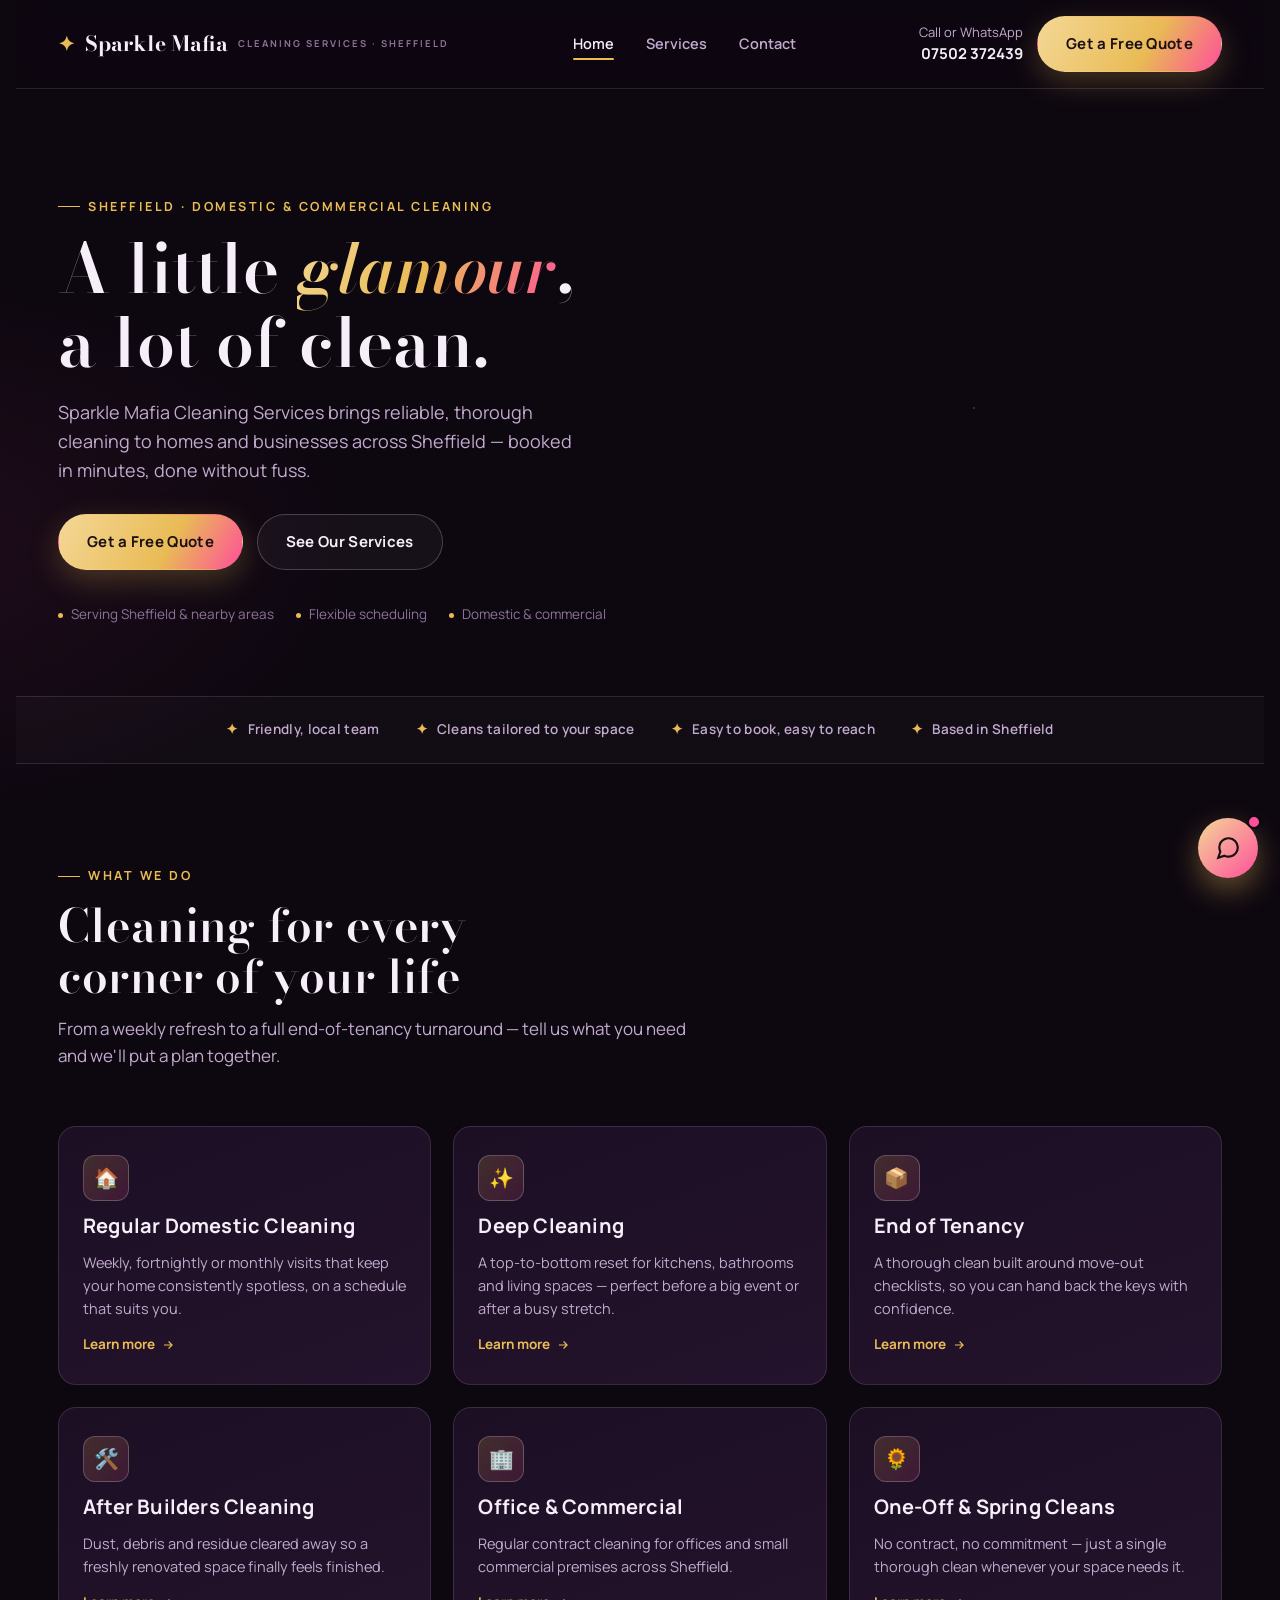
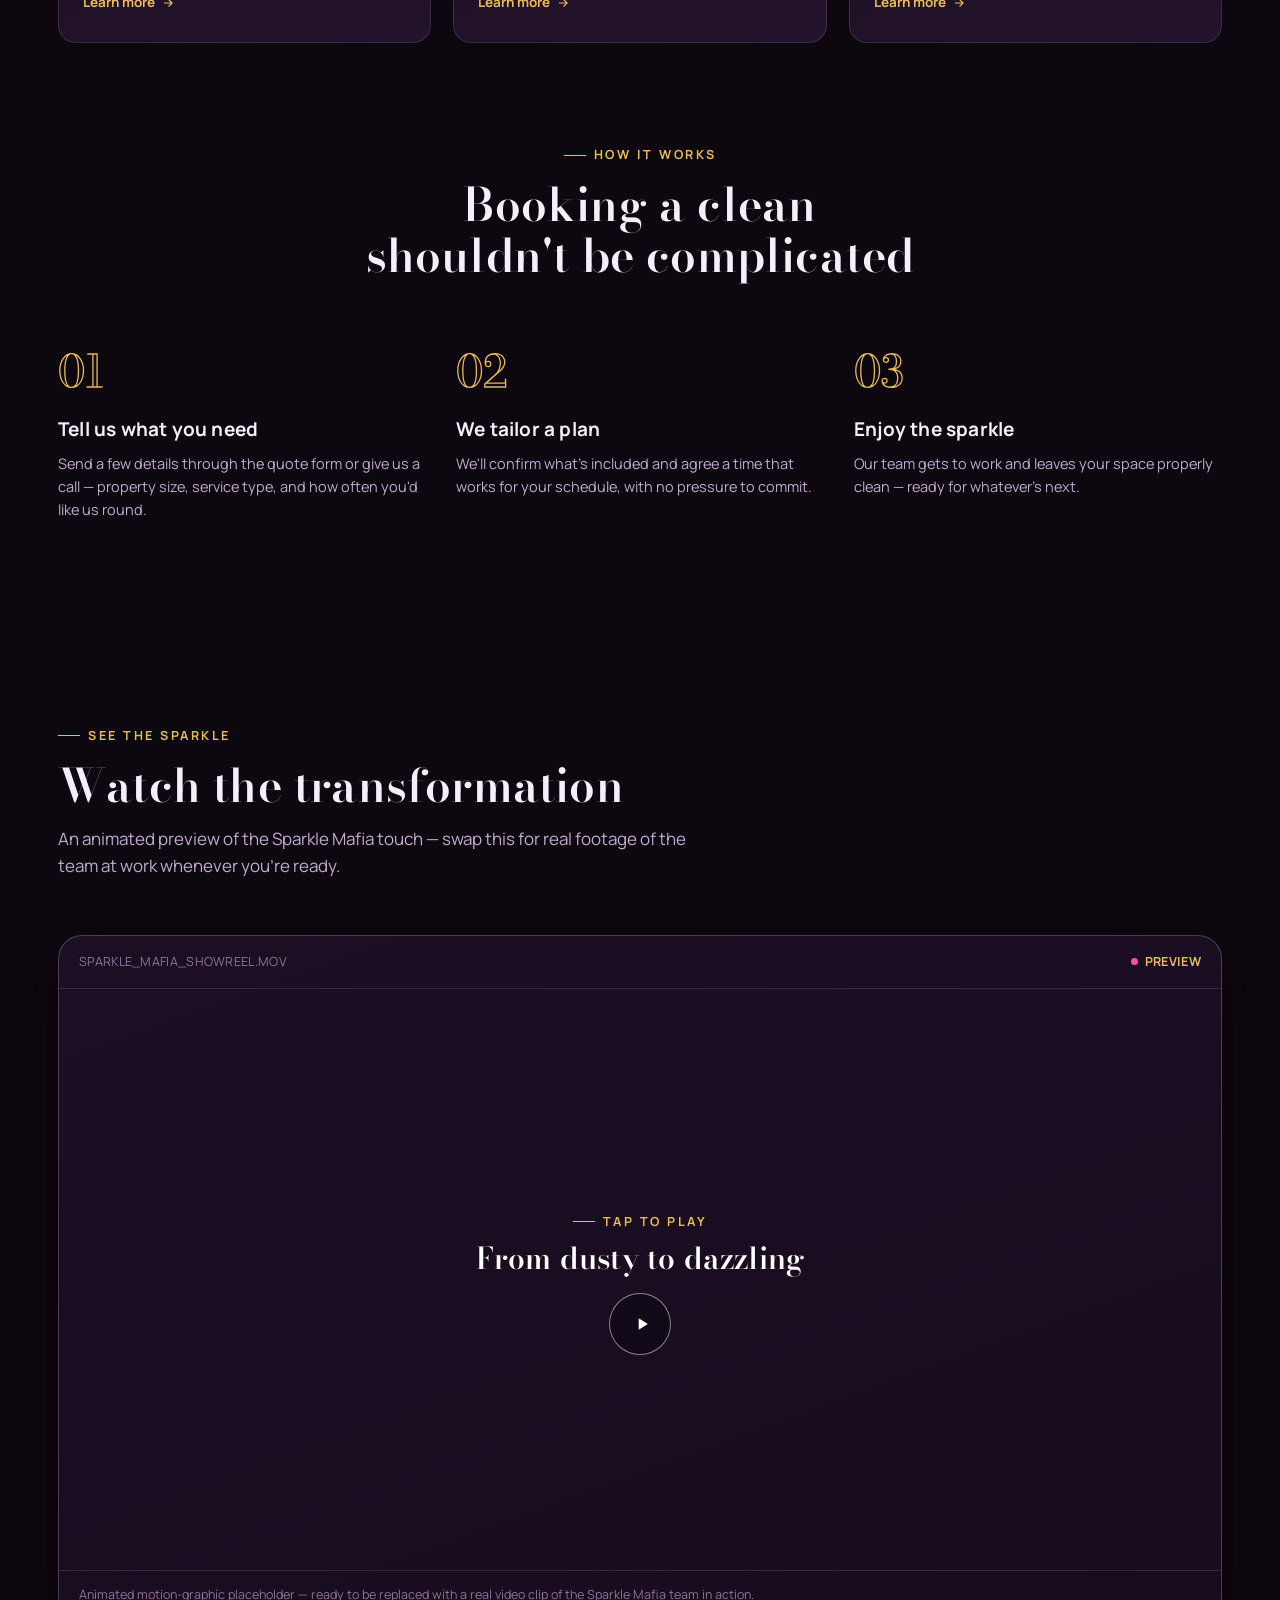
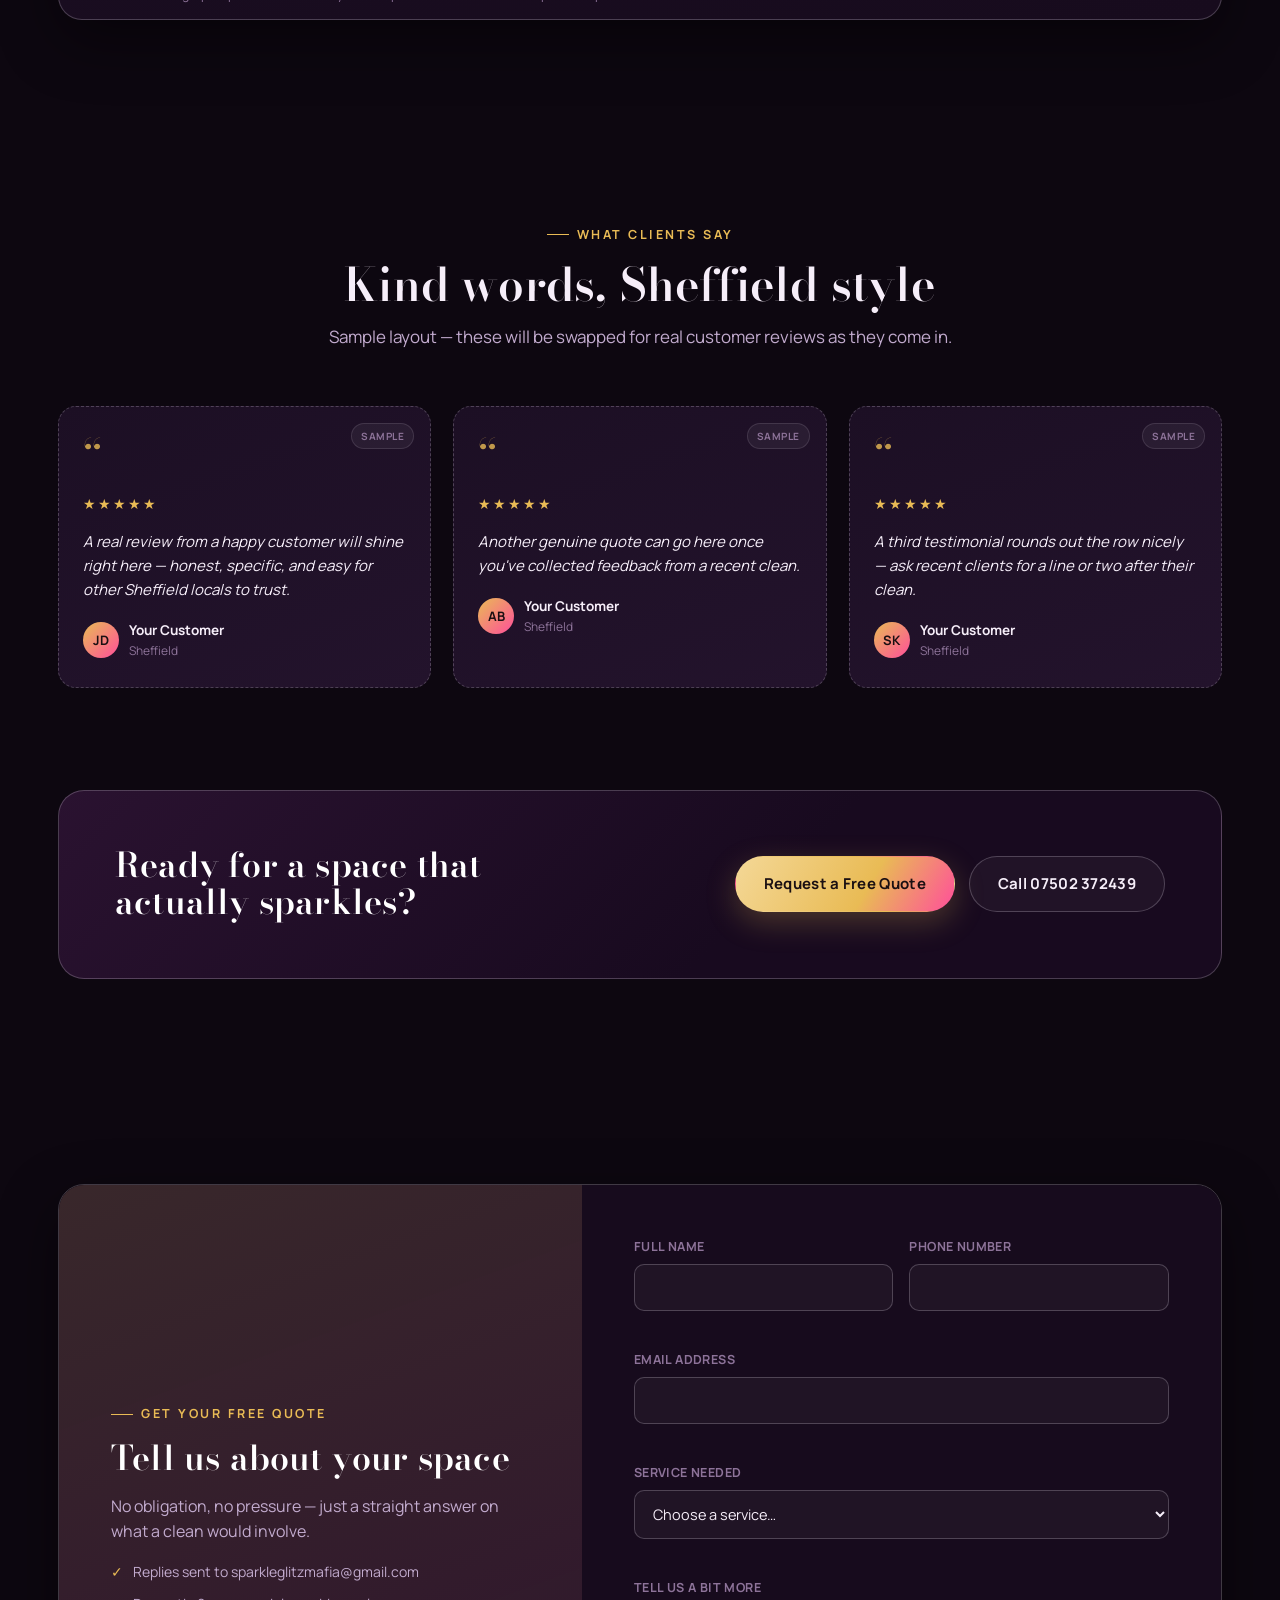
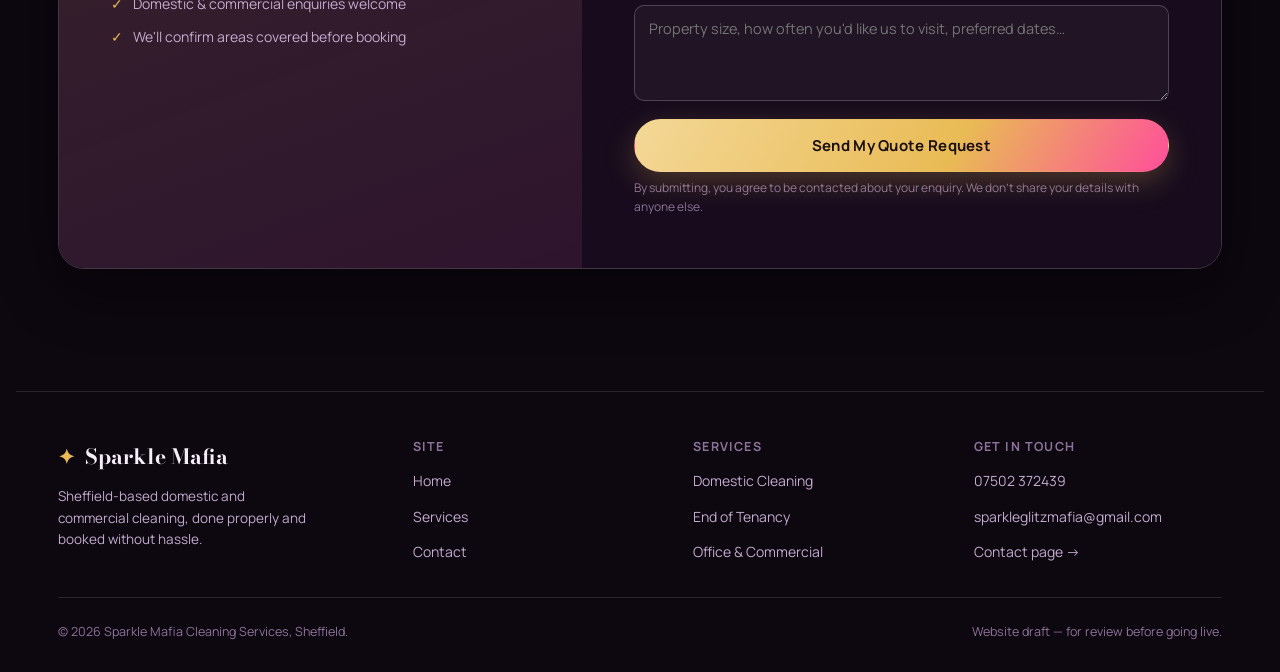
<file: Sparkle Mafia Cleaning Services/index.html>
<!doctype html><html><head><meta charset=utf8><meta name=viewport content="width=device-width,initial-scale=1,viewport-fit=cover"><style>:root{color-scheme:light;box-sizing:border-box;padding-top:env(safe-area-inset-top,0px);padding-bottom:env(safe-area-inset-bottom,0px)}html{scroll-padding-top:env(safe-area-inset-top,0px)}body{margin:0;padding:0;font:14px -apple-system,BlinkMacSystemFont,sans-serif;background:#fff;color:#000}img{max-width:100%}[hidden]:not([hidden=until-found i]){display:none!important}</style></head><body>
<title>Sparkle Mafia Cleaning Services</title>
<meta name="claude:viewport-fit-sides" content="cover">
<link rel="preconnect" href="https://fonts.googleapis.com">
<link rel="preconnect" href="https://fonts.gstatic.com" crossorigin>
<link href="https://fonts.googleapis.com/css2?family=Bodoni+Moda:ital,wght@0,500;0,600;0,700;1,500;1,600&family=Manrope:wght@400;500;600;700;800&display=swap" rel="stylesheet">
<link rel="stylesheet" href="styles.css">

<header class="site-header">
  <div class="container">
    <nav class="nav">
      <a href="index.html" class="brand"><span class="spark">&#10022;</span> Sparkle Mafia <small>Cleaning Services &middot; Sheffield</small></a>
      <ul class="nav-links">
        <li><a href="index.html" class="active">Home</a></li>
        <li><a href="services.html">Services</a></li>
        <li><a href="contact.html">Contact</a></li>
      </ul>
      <div class="nav-cta">
        <div class="nav-phone">
          <span>Call or WhatsApp</span>
          <a href="tel:07502372439">07502 372439</a>
        </div>
        <a href="contact.html" class="btn btn-primary"><span>Get a Free Quote</span></a>
        <button class="nav-toggle" data-nav-toggle aria-label="Open menu">
          <svg viewBox="0 0 24 24" fill="none" stroke="currentColor" stroke-width="2"><path d="M3 6h18M3 12h18M3 18h18"/></svg>
        </button>
      </div>
    </nav>
    <div class="mobile-panel" data-mobile-panel>
      <a href="index.html">Home</a>
      <a href="services.html">Services</a>
      <a href="contact.html">Contact</a>
      <a href="contact.html" class="btn btn-primary" style="margin-top:10px;text-align:center;">Get a Free Quote</a>
    </div>
  </div>
</header>

<main>

  <section class="hero">
    <div class="sparkle-field" data-count="26"></div>
    <div class="container hero-grid">
      <div>
        <span class="eyebrow">Sheffield &middot; Domestic &amp; Commercial Cleaning</span>
        <h1>A little <em>glamour</em>,<br>a lot of clean.</h1>
        <p class="hero-sub">Sparkle Mafia Cleaning Services brings reliable, thorough cleaning to homes and businesses across Sheffield &mdash; booked in minutes, done without fuss.</p>
        <div class="hero-ctas">
          <a href="contact.html" class="btn btn-primary"><span>Get a Free Quote</span></a>
          <a href="services.html" class="btn btn-ghost"><span>See Our Services</span></a>
        </div>
        <div class="hero-meta">
          <span><i class="dot"></i> Serving Sheffield &amp; nearby areas</span>
          <span><i class="dot"></i> Flexible scheduling</span>
          <span><i class="dot"></i> Domestic &amp; commercial</span>
        </div>
      </div>
      <div class="hero-visual">
        <div class="ring"></div>
        <div class="ring r2"></div>
        <div class="glyph"><span>&#10022;</span></div>
      </div>
    </div>
  </section>

  <div class="trust-strip">
    <div class="container trust-row">
      <span><span class="ico">&#10022;</span> Friendly, local team</span>
      <span><span class="ico">&#10022;</span> Cleans tailored to your space</span>
      <span><span class="ico">&#10022;</span> Easy to book, easy to reach</span>
      <span><span class="ico">&#10022;</span> Based in Sheffield</span>
    </div>
  </div>

  <section class="section" id="services">
    <div class="container">
      <div class="section-head">
        <span class="eyebrow">What We Do</span>
        <h2>Cleaning for every corner of your life</h2>
        <p>From a weekly refresh to a full end-of-tenancy turnaround &mdash; tell us what you need and we'll put a plan together.</p>
      </div>
      <div class="grid grid-3">
        <article class="card reveal">
          <div class="ico-badge">&#127968;</div>
          <h3>Regular Domestic Cleaning</h3>
          <p>Weekly, fortnightly or monthly visits that keep your home consistently spotless, on a schedule that suits you.</p>
          <a href="services.html#domestic" class="card-link">Learn more <svg viewBox="0 0 24 24" fill="none" stroke="currentColor" stroke-width="2"><path d="M5 12h14M13 6l6 6-6 6"/></svg></a>
        </article>
        <article class="card reveal">
          <div class="ico-badge">&#10024;</div>
          <h3>Deep Cleaning</h3>
          <p>A top-to-bottom reset for kitchens, bathrooms and living spaces &mdash; perfect before a big event or after a busy stretch.</p>
          <a href="services.html#deep" class="card-link">Learn more <svg viewBox="0 0 24 24" fill="none" stroke="currentColor" stroke-width="2"><path d="M5 12h14M13 6l6 6-6 6"/></svg></a>
        </article>
        <article class="card reveal">
          <div class="ico-badge">&#128230;</div>
          <h3>End of Tenancy</h3>
          <p>A thorough clean built around move-out checklists, so you can hand back the keys with confidence.</p>
          <a href="services.html#tenancy" class="card-link">Learn more <svg viewBox="0 0 24 24" fill="none" stroke="currentColor" stroke-width="2"><path d="M5 12h14M13 6l6 6-6 6"/></svg></a>
        </article>
        <article class="card reveal">
          <div class="ico-badge">&#128736;&#65039;</div>
          <h3>After Builders Cleaning</h3>
          <p>Dust, debris and residue cleared away so a freshly renovated space finally feels finished.</p>
          <a href="services.html#builders" class="card-link">Learn more <svg viewBox="0 0 24 24" fill="none" stroke="currentColor" stroke-width="2"><path d="M5 12h14M13 6l6 6-6 6"/></svg></a>
        </article>
        <article class="card reveal">
          <div class="ico-badge">&#127970;</div>
          <h3>Office &amp; Commercial</h3>
          <p>Regular contract cleaning for offices and small commercial premises across Sheffield.</p>
          <a href="services.html#commercial" class="card-link">Learn more <svg viewBox="0 0 24 24" fill="none" stroke="currentColor" stroke-width="2"><path d="M5 12h14M13 6l6 6-6 6"/></svg></a>
        </article>
        <article class="card reveal">
          <div class="ico-badge">&#127803;</div>
          <h3>One-Off &amp; Spring Cleans</h3>
          <p>No contract, no commitment &mdash; just a single thorough clean whenever your space needs it.</p>
          <a href="services.html#oneoff" class="card-link">Learn more <svg viewBox="0 0 24 24" fill="none" stroke="currentColor" stroke-width="2"><path d="M5 12h14M13 6l6 6-6 6"/></svg></a>
        </article>
      </div>
    </div>
  </section>

  <section class="section" style="padding-top:0;">
    <div class="container">
      <div class="section-head center">
        <span class="eyebrow">How It Works</span>
        <h2>Booking a clean shouldn't be complicated</h2>
      </div>
      <div class="steps">
        <div class="step reveal">
          <span class="num">01</span>
          <h3>Tell us what you need</h3>
          <p>Send a few details through the quote form or give us a call &mdash; property size, service type, and how often you'd like us round.</p>
        </div>
        <div class="step reveal">
          <span class="num">02</span>
          <h3>We tailor a plan</h3>
          <p>We'll confirm what's included and agree a time that works for your schedule, with no pressure to commit.</p>
        </div>
        <div class="step reveal">
          <span class="num">03</span>
          <h3>Enjoy the sparkle</h3>
          <p>Our team gets to work and leaves your space properly clean &mdash; ready for whatever's next.</p>
        </div>
      </div>
    </div>
  </section>

  <section class="section">
    <div class="container">
      <div class="section-head">
        <span class="eyebrow">See The Sparkle</span>
        <h2>Watch the transformation</h2>
        <p>An animated preview of the Sparkle Mafia touch &mdash; swap this for real footage of the team at work whenever you're ready.</p>
      </div>
      <div class="showcase reveal">
        <div class="showcase-top">
          <span>SPARKLE_MAFIA_SHOWREEL.MOV</span>
          <span class="live"><i></i> PREVIEW</span>
        </div>
        <div class="motion-stage">
          <canvas data-motion-canvas></canvas>
          <div class="motion-caption">
            <span class="eyebrow">Tap to play</span>
            <h3>From dusty to dazzling</h3>
            <button class="play-btn" aria-label="Play animated preview">
              <svg viewBox="0 0 24 24" fill="currentColor"><path d="M8 5v14l11-7z"/></svg>
            </button>
          </div>
        </div>
        <div class="showcase-foot">Animated motion-graphic placeholder &mdash; ready to be replaced with a real video clip of the Sparkle Mafia team in action.</div>
      </div>
    </div>
  </section>

  <section class="section">
    <div class="container">
      <div class="section-head center">
        <span class="eyebrow">What Clients Say</span>
        <h2>Kind words, Sheffield style</h2>
        <p>Sample layout &mdash; these will be swapped for real customer reviews as they come in.</p>
      </div>
      <div class="grid grid-3">
        <div class="t-card reveal">
          <span class="t-sample-tag">Sample</span>
          <span class="quote-mark">&#8220;</span>
          <div class="t-stars">&#9733;&#9733;&#9733;&#9733;&#9733;</div>
          <p>A real review from a happy customer will shine right here &mdash; honest, specific, and easy for other Sheffield locals to trust.</p>
          <div class="t-person">
            <div class="t-avatar">JD</div>
            <div><div class="t-name">Your Customer</div><div class="t-loc">Sheffield</div></div>
          </div>
        </div>
        <div class="t-card reveal">
          <span class="t-sample-tag">Sample</span>
          <span class="quote-mark">&#8220;</span>
          <div class="t-stars">&#9733;&#9733;&#9733;&#9733;&#9733;</div>
          <p>Another genuine quote can go here once you've collected feedback from a recent clean.</p>
          <div class="t-person">
            <div class="t-avatar">AB</div>
            <div><div class="t-name">Your Customer</div><div class="t-loc">Sheffield</div></div>
          </div>
        </div>
        <div class="t-card reveal">
          <span class="t-sample-tag">Sample</span>
          <span class="quote-mark">&#8220;</span>
          <div class="t-stars">&#9733;&#9733;&#9733;&#9733;&#9733;</div>
          <p>A third testimonial rounds out the row nicely &mdash; ask recent clients for a line or two after their clean.</p>
          <div class="t-person">
            <div class="t-avatar">SK</div>
            <div><div class="t-name">Your Customer</div><div class="t-loc">Sheffield</div></div>
          </div>
        </div>
      </div>
    </div>
  </section>

  <section class="section" style="padding-top:0;">
    <div class="container">
      <div class="cta-banner reveal">
        <h2>Ready for a space that actually sparkles?</h2>
        <div style="display:flex;gap:14px;flex-wrap:wrap;">
          <a href="contact.html" class="btn btn-primary"><span>Request a Free Quote</span></a>
          <a href="tel:07502372439" class="btn btn-ghost"><span>Call 07502 372439</span></a>
        </div>
      </div>
    </div>
  </section>

  <section class="section">
    <div class="container">
      <div class="form-panel reveal">
        <div class="form-side">
          <span class="eyebrow">Get Your Free Quote</span>
          <h2>Tell us about your space</h2>
          <p>No obligation, no pressure &mdash; just a straight answer on what a clean would involve.</p>
          <ul>
            <li><span class="tick">&#10003;</span> Replies sent to sparkleglitzmafia@gmail.com</li>
            <li><span class="tick">&#10003;</span> Domestic &amp; commercial enquiries welcome</li>
            <li><span class="tick">&#10003;</span> We'll confirm areas covered before booking</li>
          </ul>
        </div>
        <div class="form-main">
          <form data-lead-form novalidate>
            <div class="form-row">
              <div class="field">
                <label for="home-name">Full name</label>
                <input id="home-name" name="name" type="text" required>
                <div class="field-error"></div>
              </div>
              <div class="field">
                <label for="home-phone">Phone number</label>
                <input id="home-phone" name="phone" type="tel" required>
                <div class="field-error"></div>
              </div>
            </div>
            <div class="field">
              <label for="home-email">Email address</label>
              <input id="home-email" name="email" type="email" required>
              <div class="field-error"></div>
            </div>
            <div class="field">
              <label for="home-service">Service needed</label>
              <select id="home-service" name="service" required>
                <option value="">Choose a service&hellip;</option>
                <option>Regular Domestic Cleaning</option>
                <option>Deep Cleaning</option>
                <option>End of Tenancy</option>
                <option>After Builders Cleaning</option>
                <option>Office &amp; Commercial</option>
                <option>One-Off / Spring Clean</option>
                <option>Not sure yet</option>
              </select>
              <div class="field-error"></div>
            </div>
            <div class="field">
              <label for="home-message">Tell us a bit more</label>
              <textarea id="home-message" name="message" placeholder="Property size, how often you'd like us to visit, preferred dates&hellip;"></textarea>
            </div>
            <button type="submit" class="btn btn-primary btn-block"><span>Send My Quote Request</span></button>
            <p class="form-note">By submitting, you agree to be contacted about your enquiry. We don't share your details with anyone else.</p>
          </form>
          <div class="form-success">
            <div class="check">&#10003;</div>
            <div>
              <strong>Thanks &mdash; that's sent!</strong>
              <p style="margin-top:4px;">This demo form stores nothing yet. Connect it to email or a booking tool to start receiving real enquiries.</p>
            </div>
          </div>
        </div>
      </div>
    </div>
  </section>

</main>

<footer>
  <div class="container">
    <div class="footer-grid">
      <div class="footer-brand">
        <a href="index.html" class="brand"><span class="spark">&#10022;</span> Sparkle Mafia</a>
        <p>Sheffield-based domestic and commercial cleaning, done properly and booked without hassle.</p>
      </div>
      <div class="footer-col">
        <h4>Site</h4>
        <ul>
          <li><a href="index.html">Home</a></li>
          <li><a href="services.html">Services</a></li>
          <li><a href="contact.html">Contact</a></li>
        </ul>
      </div>
      <div class="footer-col">
        <h4>Services</h4>
        <ul>
          <li><a href="services.html#domestic">Domestic Cleaning</a></li>
          <li><a href="services.html#tenancy">End of Tenancy</a></li>
          <li><a href="services.html#commercial">Office &amp; Commercial</a></li>
        </ul>
      </div>
      <div class="footer-col">
        <h4>Get In Touch</h4>
        <ul>
          <li><a href="tel:07502372439">07502 372439</a></li>
          <li><a href="mailto:sparkleglitzmafia@gmail.com">sparkleglitzmafia@gmail.com</a></li>
          <li><a href="contact.html">Contact page &rarr;</a></li>
        </ul>
      </div>
    </div>
    <div class="footer-bottom">
      <span>&copy; <span id="year-home"></span> Sparkle Mafia Cleaning Services, Sheffield.</span>
      <span>Website draft &mdash; for review before going live.</span>
    </div>
  </div>
</footer>

<button class="chat-launcher" data-chat-launcher aria-label="Open chat assistant">
  <span class="ping"></span>
  <svg viewBox="0 0 24 24" fill="none" stroke="currentColor" stroke-width="2"><path d="M21 11.5a8.38 8.38 0 0 1-.9 3.8 8.5 8.5 0 0 1-7.6 4.7 8.38 8.38 0 0 1-3.8-.9L3 21l1.9-5.7a8.38 8.38 0 0 1-.9-3.8 8.5 8.5 0 0 1 4.7-7.6 8.38 8.38 0 0 1 3.8-.9h.5a8.48 8.48 0 0 1 8 8v.5z"/></svg>
</button>
<div class="chat-window" data-chat-window>
  <div class="chat-head">
    <div class="av">&#10022;</div>
    <div>
      <strong>Sparkle Mafia Assistant</strong>
      <span><i></i> Rule-based assistant</span>
    </div>
    <button class="chat-close" data-chat-close aria-label="Close chat">&#10005;</button>
  </div>
  <div class="chat-body" data-chat-body></div>
  <div class="chat-quick">
    <button data-chat-quick>Services &amp; pricing</button>
    <button data-chat-quick>Areas you cover</button>
    <button data-chat-quick>How do I book?</button>
  </div>
  <div class="chat-input">
    <input type="text" data-chat-input placeholder="Type a question&hellip;">
    <button data-chat-send aria-label="Send message">
      <svg viewBox="0 0 24 24" fill="currentColor"><path d="M2 21l21-9L2 3v7l15 2-15 2z"/></svg>
    </button>
  </div>
</div>

<script src="app.js"></script>
<script>document.getElementById("year-home").textContent = new Date().getFullYear();</script>

</body></html>
</file>
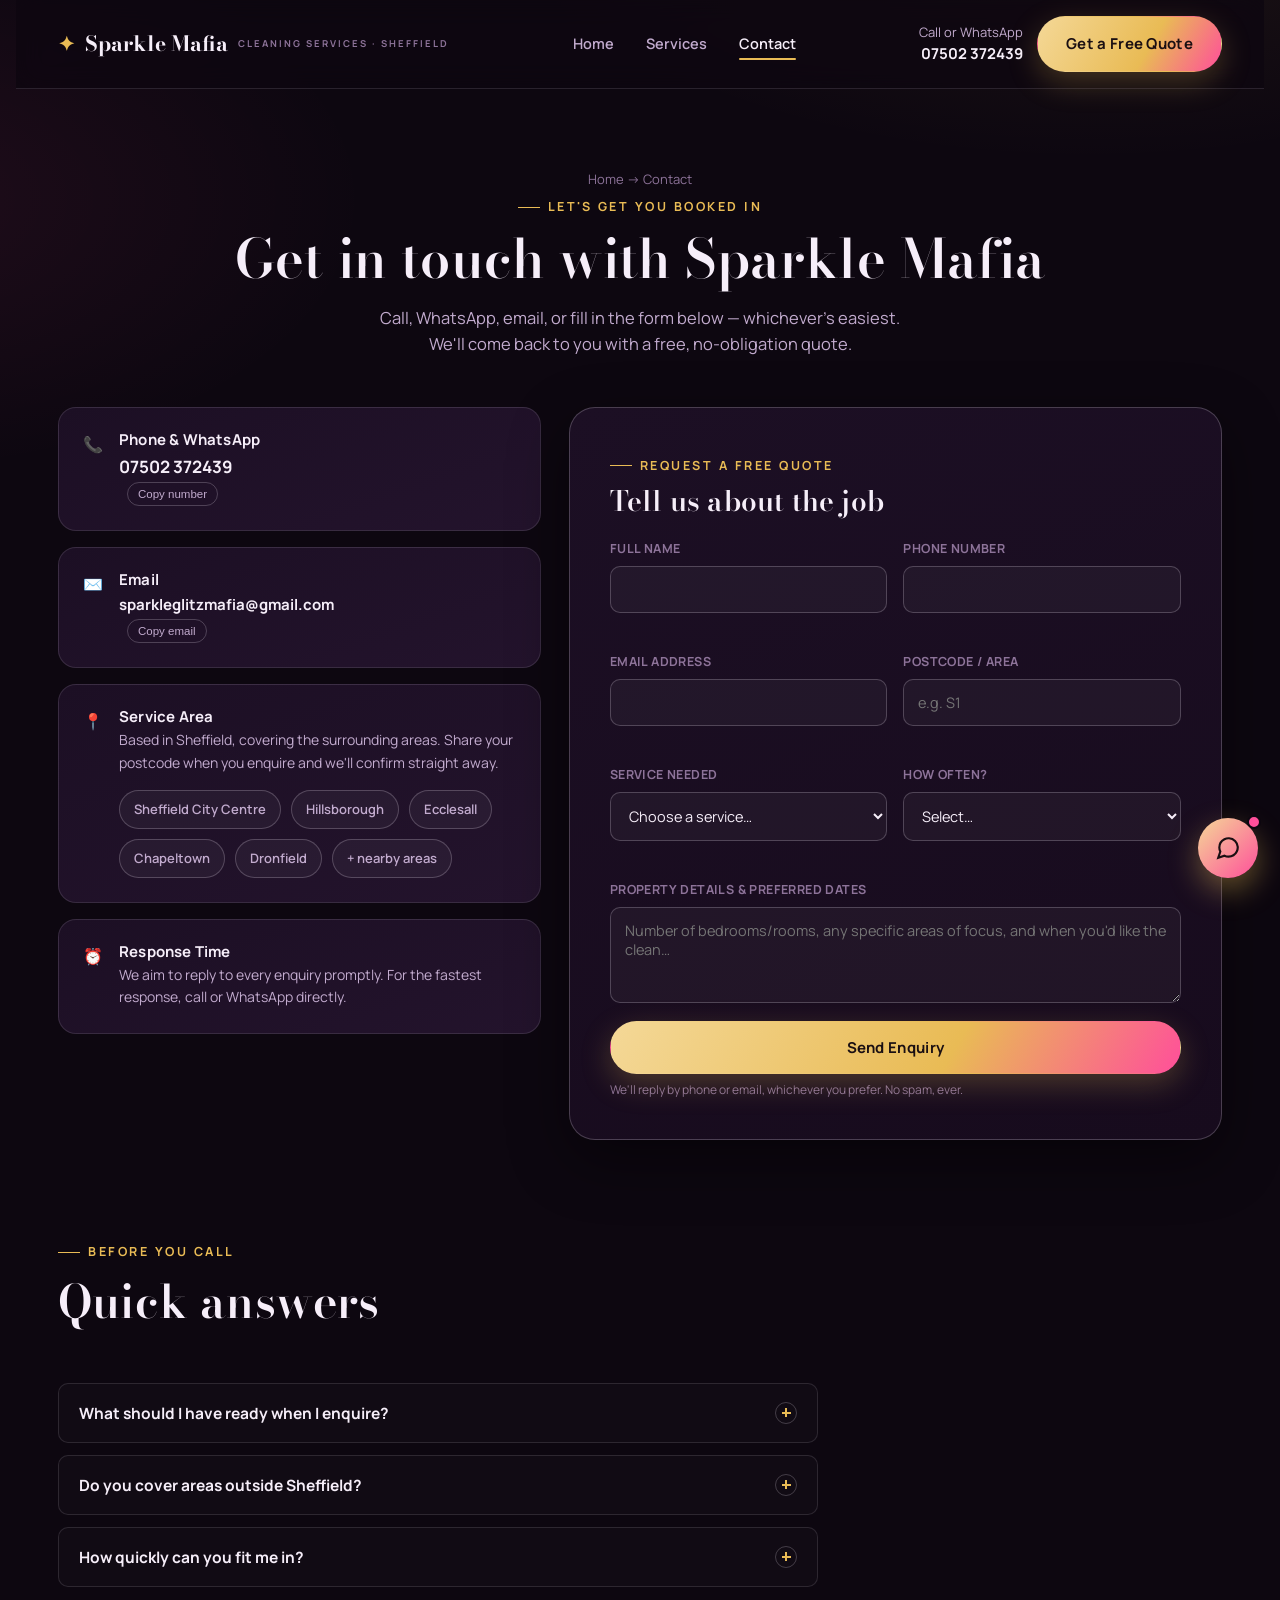
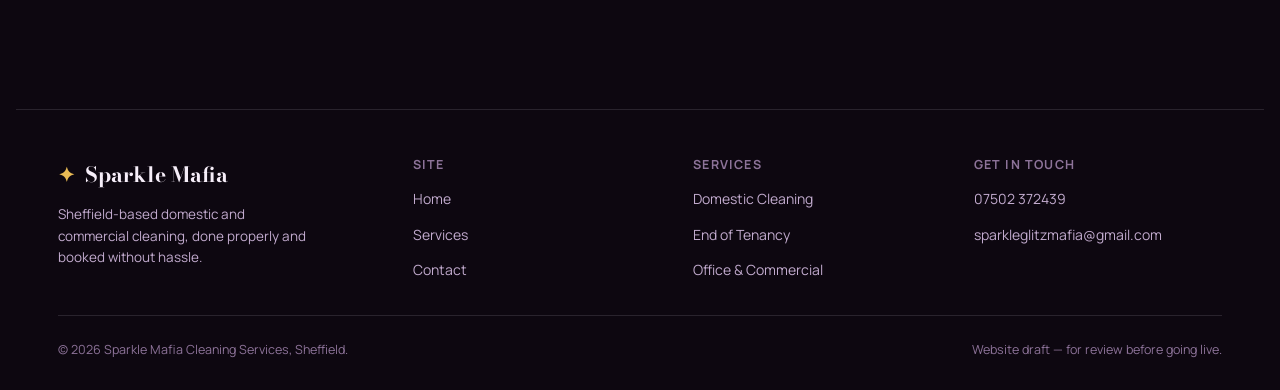
<file: Sparkle Mafia Cleaning Services/contact.html>
<!doctype html>
<html lang="en">
<head>
<meta charset="utf-8">
<meta name="viewport" content="width=device-width, initial-scale=1, viewport-fit=cover">
<meta name="claude:viewport-fit-sides" content="cover">
<title>Contact &mdash; Sparkle Mafia Cleaning Services</title>
<link rel="preconnect" href="https://fonts.googleapis.com">
<link rel="preconnect" href="https://fonts.gstatic.com" crossorigin>
<link href="https://fonts.googleapis.com/css2?family=Bodoni+Moda:ital,wght@0,500;0,600;0,700;1,500;1,600&family=Manrope:wght@400;500;600;700;800&display=swap" rel="stylesheet">
<link rel="stylesheet" href="styles.css">
<style>
  .contact-grid{ display:grid; grid-template-columns: 0.85fr 1.15fr; gap: 28px; align-items:start; }
  @media (max-width: 880px){ .contact-grid{ grid-template-columns: 1fr; } }
  .info-card{
    background: linear-gradient(160deg, var(--surface), var(--surface-2));
    border: 1px solid var(--line); border-radius: var(--radius);
    padding: 24px; display:flex; gap:16px; align-items:flex-start;
  }
  .info-card .ico-badge{ flex:none; }
  .info-card h4{ font-size:15px; color:var(--fg); font-weight:700; font-family:"Manrope",sans-serif; margin-bottom:4px; }
  .info-card p{ font-size:14px; }
  .info-stack{ display:flex; flex-direction:column; gap:16px; }
  .area-pills{ display:flex; flex-wrap:wrap; gap:10px; margin-top:16px; }
  .area-pills span{
    font-size:13px; font-weight:600; padding:8px 14px; border-radius:999px;
    background: rgba(255,255,255,0.04); border:1px solid var(--line-strong); color: var(--muted);
  }
  .big-form .form-main{ background:none; padding:0; }
  .big-form{
    background: linear-gradient(160deg, var(--surface), var(--bg-2));
    border: 1px solid var(--line-strong); border-radius: 26px;
    padding: clamp(26px,4vw,40px);
    box-shadow: var(--shadow);
  }
</style>
</head>
<body>

<header class="site-header">
  <div class="container">
    <nav class="nav">
      <a href="index.html" class="brand"><span class="spark">&#10022;</span> Sparkle Mafia <small>Cleaning Services &middot; Sheffield</small></a>
      <ul class="nav-links">
        <li><a href="index.html">Home</a></li>
        <li><a href="services.html">Services</a></li>
        <li><a href="contact.html" class="active">Contact</a></li>
      </ul>
      <div class="nav-cta">
        <div class="nav-phone">
          <span>Call or WhatsApp</span>
          <a href="tel:07502372439">07502 372439</a>
        </div>
        <a href="contact.html" class="btn btn-primary"><span>Get a Free Quote</span></a>
        <button class="nav-toggle" data-nav-toggle aria-label="Open menu">
          <svg viewBox="0 0 24 24" fill="none" stroke="currentColor" stroke-width="2"><path d="M3 6h18M3 12h18M3 18h18"/></svg>
        </button>
      </div>
    </nav>
    <div class="mobile-panel" data-mobile-panel>
      <a href="index.html">Home</a>
      <a href="services.html">Services</a>
      <a href="contact.html">Contact</a>
    </div>
  </div>
</header>

<main>

  <section class="page-hero">
    <div class="container">
      <div class="crumb"><a href="index.html">Home</a> &rarr; Contact</div>
      <span class="eyebrow">Let's Get You Booked In</span>
      <h1>Get in touch with Sparkle Mafia</h1>
      <p>Call, WhatsApp, email, or fill in the form below &mdash; whichever's easiest. We'll come back to you with a free, no-obligation quote.</p>
    </div>
  </section>

  <section class="section" style="padding-top:0;">
    <div class="container contact-grid">

      <div class="info-stack">
        <div class="info-card reveal">
          <div class="ico-badge">&#128222;</div>
          <div>
            <h4>Phone &amp; WhatsApp</h4>
            <p style="font-size:17px;font-weight:700;color:var(--fg);">07502 372439</p>
            <button class="copy-btn" data-copy="07502372439">Copy number</button>
          </div>
        </div>
        <div class="info-card reveal">
          <div class="ico-badge">&#9993;&#65039;</div>
          <div>
            <h4>Email</h4>
            <p style="font-size:15px;font-weight:700;color:var(--fg);word-break:break-all;">sparkleglitzmafia@gmail.com</p>
            <button class="copy-btn" data-copy="sparkleglitzmafia@gmail.com">Copy email</button>
          </div>
        </div>
        <div class="info-card reveal">
          <div class="ico-badge">&#128205;</div>
          <div>
            <h4>Service Area</h4>
            <p>Based in Sheffield, covering the surrounding areas. Share your postcode when you enquire and we'll confirm straight away.</p>
            <div class="area-pills">
              <span>Sheffield City Centre</span>
              <span>Hillsborough</span>
              <span>Ecclesall</span>
              <span>Chapeltown</span>
              <span>Dronfield</span>
              <span>+ nearby areas</span>
            </div>
          </div>
        </div>
        <div class="info-card reveal">
          <div class="ico-badge">&#9200;</div>
          <div>
            <h4>Response Time</h4>
            <p>We aim to reply to every enquiry promptly. For the fastest response, call or WhatsApp directly.</p>
          </div>
        </div>
      </div>

      <div class="big-form reveal">
        <span class="eyebrow">Request A Free Quote</span>
        <h2 style="font-size:28px;margin-top:10px;margin-bottom:22px;color:var(--fg);">Tell us about the job</h2>
        <form data-lead-form novalidate>
          <div class="form-row">
            <div class="field">
              <label for="c-name">Full name</label>
              <input id="c-name" name="name" type="text" required>
              <div class="field-error"></div>
            </div>
            <div class="field">
              <label for="c-phone">Phone number</label>
              <input id="c-phone" name="phone" type="tel" required>
              <div class="field-error"></div>
            </div>
          </div>
          <div class="form-row">
            <div class="field">
              <label for="c-email">Email address</label>
              <input id="c-email" name="email" type="email" required>
              <div class="field-error"></div>
            </div>
            <div class="field">
              <label for="c-postcode">Postcode / area</label>
              <input id="c-postcode" name="postcode" type="text" placeholder="e.g. S1">
              <div class="field-error"></div>
            </div>
          </div>
          <div class="form-row">
            <div class="field">
              <label for="c-service">Service needed</label>
              <select id="c-service" name="service" required>
                <option value="">Choose a service&hellip;</option>
                <option>Regular Domestic Cleaning</option>
                <option>Deep Cleaning</option>
                <option>End of Tenancy</option>
                <option>After Builders Cleaning</option>
                <option>Office &amp; Commercial</option>
                <option>One-Off / Spring Clean</option>
                <option>Not sure yet</option>
              </select>
              <div class="field-error"></div>
            </div>
            <div class="field">
              <label for="c-frequency">How often?</label>
              <select id="c-frequency" name="frequency">
                <option value="">Select&hellip;</option>
                <option>One-off</option>
                <option>Weekly</option>
                <option>Fortnightly</option>
                <option>Monthly</option>
              </select>
            </div>
          </div>
          <div class="field">
            <label for="c-message">Property details &amp; preferred dates</label>
            <textarea id="c-message" name="message" placeholder="Number of bedrooms/rooms, any specific areas of focus, and when you'd like the clean&hellip;"></textarea>
          </div>
          <button type="submit" class="btn btn-primary btn-block"><span>Send Enquiry</span></button>
          <p class="form-note">We'll reply by phone or email, whichever you prefer. No spam, ever.</p>
        </form>
        <div class="form-success">
          <div class="check">&#10003;</div>
          <div>
            <strong>Thanks &mdash; your enquiry is in!</strong>
            <p style="margin-top:4px;">This demo form stores nothing yet. Connect it to email or a booking tool (e.g. Formspree, EmailJS) to start receiving real enquiries.</p>
          </div>
        </div>
      </div>

    </div>
  </section>

  <section class="section" style="padding-top:0;">
    <div class="container">
      <div class="section-head">
        <span class="eyebrow">Before You Call</span>
        <h2>Quick answers</h2>
      </div>
      <div class="faq reveal">
        <div class="faq-item">
          <button class="faq-q"><span>What should I have ready when I enquire?</span><span class="plus"></span></button>
          <div class="faq-a"><div class="faq-a-inner">Your postcode, the size of the property, the service you're after, and how often you'd like us to visit &mdash; that's enough for an accurate quote.</div></div>
        </div>
        <div class="faq-item">
          <button class="faq-q"><span>Do you cover areas outside Sheffield?</span><span class="plus"></span></button>
          <div class="faq-a"><div class="faq-a-inner">We cover Sheffield and nearby areas &mdash; send your postcode and we'll confirm whether we can get to you.</div></div>
        </div>
        <div class="faq-item">
          <button class="faq-q"><span>How quickly can you fit me in?</span><span class="plus"></span></button>
          <div class="faq-a"><div class="faq-a-inner">It depends on current bookings &mdash; call or WhatsApp 07502 372439 for the fastest answer on availability.</div></div>
        </div>
      </div>
    </div>
  </section>

</main>

<footer>
  <div class="container">
    <div class="footer-grid">
      <div class="footer-brand">
        <a href="index.html" class="brand"><span class="spark">&#10022;</span> Sparkle Mafia</a>
        <p>Sheffield-based domestic and commercial cleaning, done properly and booked without hassle.</p>
      </div>
      <div class="footer-col">
        <h4>Site</h4>
        <ul>
          <li><a href="index.html">Home</a></li>
          <li><a href="services.html">Services</a></li>
          <li><a href="contact.html">Contact</a></li>
        </ul>
      </div>
      <div class="footer-col">
        <h4>Services</h4>
        <ul>
          <li><a href="services.html#domestic">Domestic Cleaning</a></li>
          <li><a href="services.html#tenancy">End of Tenancy</a></li>
          <li><a href="services.html#commercial">Office &amp; Commercial</a></li>
        </ul>
      </div>
      <div class="footer-col">
        <h4>Get In Touch</h4>
        <ul>
          <li><a href="tel:07502372439">07502 372439</a></li>
          <li><a href="mailto:sparkleglitzmafia@gmail.com">sparkleglitzmafia@gmail.com</a></li>
        </ul>
      </div>
    </div>
    <div class="footer-bottom">
      <span>&copy; <span id="year-contact"></span> Sparkle Mafia Cleaning Services, Sheffield.</span>
      <span>Website draft &mdash; for review before going live.</span>
    </div>
  </div>
</footer>

<button class="chat-launcher" data-chat-launcher aria-label="Open chat assistant">
  <span class="ping"></span>
  <svg viewBox="0 0 24 24" fill="none" stroke="currentColor" stroke-width="2"><path d="M21 11.5a8.38 8.38 0 0 1-.9 3.8 8.5 8.5 0 0 1-7.6 4.7 8.38 8.38 0 0 1-3.8-.9L3 21l1.9-5.7a8.38 8.38 0 0 1-.9-3.8 8.5 8.5 0 0 1 4.7-7.6 8.38 8.38 0 0 1 3.8-.9h.5a8.48 8.48 0 0 1 8 8v.5z"/></svg>
</button>
<div class="chat-window" data-chat-window>
  <div class="chat-head">
    <div class="av">&#10022;</div>
    <div>
      <strong>Sparkle Mafia Assistant</strong>
      <span><i></i> Rule-based assistant</span>
    </div>
    <button class="chat-close" data-chat-close aria-label="Close chat">&#10005;</button>
  </div>
  <div class="chat-body" data-chat-body></div>
  <div class="chat-quick">
    <button data-chat-quick>Services &amp; pricing</button>
    <button data-chat-quick>Areas you cover</button>
    <button data-chat-quick>How do I book?</button>
  </div>
  <div class="chat-input">
    <input type="text" data-chat-input placeholder="Type a question&hellip;">
    <button data-chat-send aria-label="Send message">
      <svg viewBox="0 0 24 24" fill="currentColor"><path d="M2 21l21-9L2 3v7l15 2-15 2z"/></svg>
    </button>
  </div>
</div>

<script src="app.js"></script>
<script>document.getElementById("year-contact").textContent = new Date().getFullYear();</script>
</body>
</html>
</file>
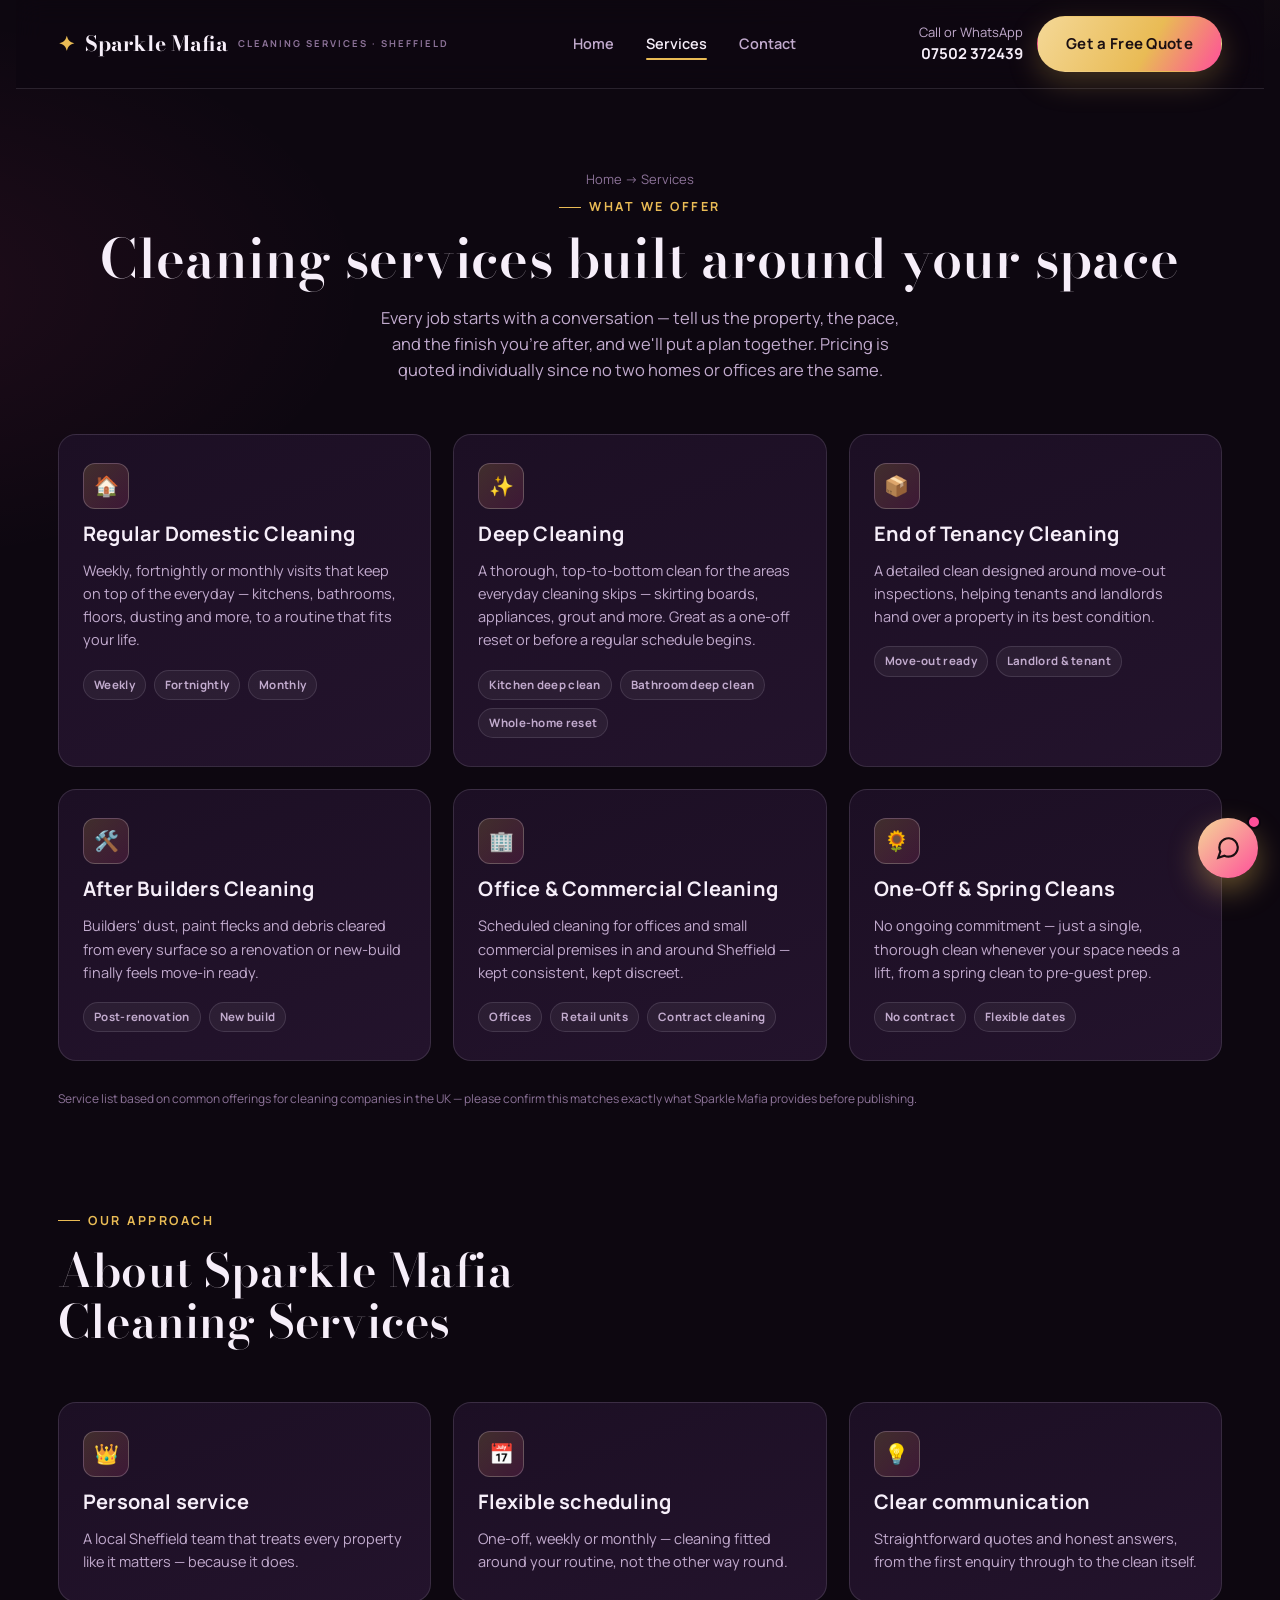
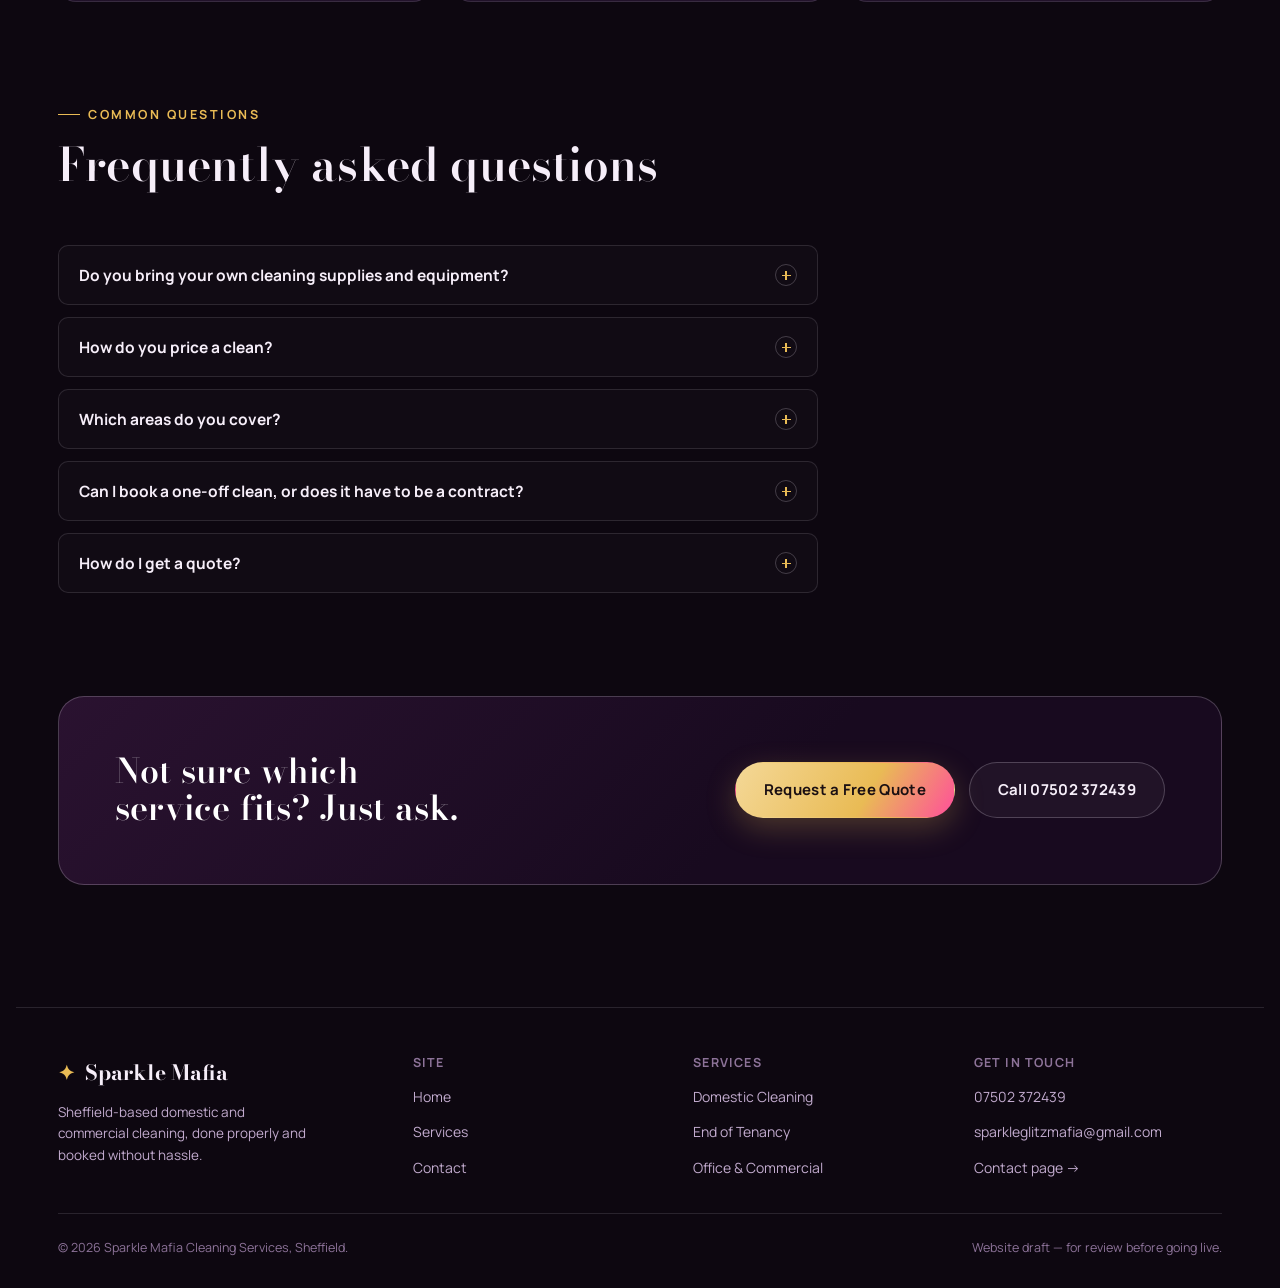
<file: Sparkle Mafia Cleaning Services/services.html>
<!doctype html>
<html lang="en">
<head>
<meta charset="utf-8">
<meta name="viewport" content="width=device-width, initial-scale=1, viewport-fit=cover">
<meta name="claude:viewport-fit-sides" content="cover">
<title>Services &mdash; Sparkle Mafia Cleaning Services</title>
<link rel="preconnect" href="https://fonts.googleapis.com">
<link rel="preconnect" href="https://fonts.gstatic.com" crossorigin>
<link href="https://fonts.googleapis.com/css2?family=Bodoni+Moda:ital,wght@0,500;0,600;0,700;1,500;1,600&family=Manrope:wght@400;500;600;700;800&display=swap" rel="stylesheet">
<link rel="stylesheet" href="styles.css">
</head>
<body>

<header class="site-header">
  <div class="container">
    <nav class="nav">
      <a href="index.html" class="brand"><span class="spark">&#10022;</span> Sparkle Mafia <small>Cleaning Services &middot; Sheffield</small></a>
      <ul class="nav-links">
        <li><a href="index.html">Home</a></li>
        <li><a href="services.html" class="active">Services</a></li>
        <li><a href="contact.html">Contact</a></li>
      </ul>
      <div class="nav-cta">
        <div class="nav-phone">
          <span>Call or WhatsApp</span>
          <a href="tel:07502372439">07502 372439</a>
        </div>
        <a href="contact.html" class="btn btn-primary"><span>Get a Free Quote</span></a>
        <button class="nav-toggle" data-nav-toggle aria-label="Open menu">
          <svg viewBox="0 0 24 24" fill="none" stroke="currentColor" stroke-width="2"><path d="M3 6h18M3 12h18M3 18h18"/></svg>
        </button>
      </div>
    </nav>
    <div class="mobile-panel" data-mobile-panel>
      <a href="index.html">Home</a>
      <a href="services.html">Services</a>
      <a href="contact.html">Contact</a>
      <a href="contact.html" class="btn btn-primary" style="margin-top:10px;text-align:center;">Get a Free Quote</a>
    </div>
  </div>
</header>

<main>

  <section class="page-hero">
    <div class="container">
      <div class="crumb"><a href="index.html">Home</a> &rarr; Services</div>
      <span class="eyebrow">What We Offer</span>
      <h1>Cleaning services built around your space</h1>
      <p>Every job starts with a conversation &mdash; tell us the property, the pace, and the finish you're after, and we'll put a plan together. Pricing is quoted individually since no two homes or offices are the same.</p>
    </div>
  </section>

  <section class="section" style="padding-top:0;">
    <div class="container">
      <div class="grid grid-3">

        <article class="card reveal" id="domestic">
          <div class="ico-badge">&#127968;</div>
          <h3>Regular Domestic Cleaning</h3>
          <p>Weekly, fortnightly or monthly visits that keep on top of the everyday &mdash; kitchens, bathrooms, floors, dusting and more, to a routine that fits your life.</p>
          <div class="tags"><span>Weekly</span><span>Fortnightly</span><span>Monthly</span></div>
        </article>

        <article class="card reveal" id="deep">
          <div class="ico-badge">&#10024;</div>
          <h3>Deep Cleaning</h3>
          <p>A thorough, top-to-bottom clean for the areas everyday cleaning skips &mdash; skirting boards, appliances, grout and more. Great as a one-off reset or before a regular schedule begins.</p>
          <div class="tags"><span>Kitchen deep clean</span><span>Bathroom deep clean</span><span>Whole-home reset</span></div>
        </article>

        <article class="card reveal" id="tenancy">
          <div class="ico-badge">&#128230;</div>
          <h3>End of Tenancy Cleaning</h3>
          <p>A detailed clean designed around move-out inspections, helping tenants and landlords hand over a property in its best condition.</p>
          <div class="tags"><span>Move-out ready</span><span>Landlord &amp; tenant</span></div>
        </article>

        <article class="card reveal" id="builders">
          <div class="ico-badge">&#128736;&#65039;</div>
          <h3>After Builders Cleaning</h3>
          <p>Builders' dust, paint flecks and debris cleared from every surface so a renovation or new-build finally feels move-in ready.</p>
          <div class="tags"><span>Post-renovation</span><span>New build</span></div>
        </article>

        <article class="card reveal" id="commercial">
          <div class="ico-badge">&#127970;</div>
          <h3>Office &amp; Commercial Cleaning</h3>
          <p>Scheduled cleaning for offices and small commercial premises in and around Sheffield &mdash; kept consistent, kept discreet.</p>
          <div class="tags"><span>Offices</span><span>Retail units</span><span>Contract cleaning</span></div>
        </article>

        <article class="card reveal" id="oneoff">
          <div class="ico-badge">&#127803;</div>
          <h3>One-Off &amp; Spring Cleans</h3>
          <p>No ongoing commitment &mdash; just a single, thorough clean whenever your space needs a lift, from a spring clean to pre-guest prep.</p>
          <div class="tags"><span>No contract</span><span>Flexible dates</span></div>
        </article>

      </div>

      <p class="form-note" style="margin-top:28px;">Service list based on common offerings for cleaning companies in the UK &mdash; please confirm this matches exactly what Sparkle Mafia provides before publishing.</p>
    </div>
  </section>

  <section class="section" style="padding-top:0;">
    <div class="container">
      <div class="section-head">
        <span class="eyebrow">Our Approach</span>
        <h2>About Sparkle Mafia Cleaning Services</h2>
      </div>
      <div class="grid grid-3">
        <div class="card reveal">
          <div class="ico-badge">&#128081;</div>
          <h3>Personal service</h3>
          <p>A local Sheffield team that treats every property like it matters &mdash; because it does.</p>
        </div>
        <div class="card reveal">
          <div class="ico-badge">&#128197;</div>
          <h3>Flexible scheduling</h3>
          <p>One-off, weekly or monthly &mdash; cleaning fitted around your routine, not the other way round.</p>
        </div>
        <div class="card reveal">
          <div class="ico-badge">&#128161;</div>
          <h3>Clear communication</h3>
          <p>Straightforward quotes and honest answers, from the first enquiry through to the clean itself.</p>
        </div>
      </div>
    </div>
  </section>

  <section class="section" style="padding-top:0;">
    <div class="container">
      <div class="section-head">
        <span class="eyebrow">Common Questions</span>
        <h2>Frequently asked questions</h2>
      </div>
      <div class="faq reveal">
        <div class="faq-item">
          <button class="faq-q"><span>Do you bring your own cleaning supplies and equipment?</span><span class="plus"></span></button>
          <div class="faq-a"><div class="faq-a-inner">Let us know your preference when you enquire &mdash; we can confirm exactly what's included for your booking.</div></div>
        </div>
        <div class="faq-item">
          <button class="faq-q"><span>How do you price a clean?</span><span class="plus"></span></button>
          <div class="faq-a"><div class="faq-a-inner">Every quote is based on your property size, condition and how often you'd like us to visit. Get in touch for a free, no-obligation quote.</div></div>
        </div>
        <div class="faq-item">
          <button class="faq-q"><span>Which areas do you cover?</span><span class="plus"></span></button>
          <div class="faq-a"><div class="faq-a-inner">We're based in Sheffield and cover the surrounding areas &mdash; share your postcode when you enquire and we'll confirm right away.</div></div>
        </div>
        <div class="faq-item">
          <button class="faq-q"><span>Can I book a one-off clean, or does it have to be a contract?</span><span class="plus"></span></button>
          <div class="faq-a"><div class="faq-a-inner">Both are available. One-off cleans have no ongoing commitment; regular cleaning can be weekly, fortnightly or monthly.</div></div>
        </div>
        <div class="faq-item">
          <button class="faq-q"><span>How do I get a quote?</span><span class="plus"></span></button>
          <div class="faq-a"><div class="faq-a-inner">Use the form on our <a href="contact.html" style="color:var(--accent);font-weight:700;">Contact page</a>, or call/WhatsApp 07502 372439.</div></div>
        </div>
      </div>
    </div>
  </section>

  <section class="section" style="padding-top:0;">
    <div class="container">
      <div class="cta-banner reveal">
        <h2>Not sure which service fits? Just ask.</h2>
        <div style="display:flex;gap:14px;flex-wrap:wrap;">
          <a href="contact.html" class="btn btn-primary"><span>Request a Free Quote</span></a>
          <a href="tel:07502372439" class="btn btn-ghost"><span>Call 07502 372439</span></a>
        </div>
      </div>
    </div>
  </section>

</main>

<footer>
  <div class="container">
    <div class="footer-grid">
      <div class="footer-brand">
        <a href="index.html" class="brand"><span class="spark">&#10022;</span> Sparkle Mafia</a>
        <p>Sheffield-based domestic and commercial cleaning, done properly and booked without hassle.</p>
      </div>
      <div class="footer-col">
        <h4>Site</h4>
        <ul>
          <li><a href="index.html">Home</a></li>
          <li><a href="services.html">Services</a></li>
          <li><a href="contact.html">Contact</a></li>
        </ul>
      </div>
      <div class="footer-col">
        <h4>Services</h4>
        <ul>
          <li><a href="services.html#domestic">Domestic Cleaning</a></li>
          <li><a href="services.html#tenancy">End of Tenancy</a></li>
          <li><a href="services.html#commercial">Office &amp; Commercial</a></li>
        </ul>
      </div>
      <div class="footer-col">
        <h4>Get In Touch</h4>
        <ul>
          <li><a href="tel:07502372439">07502 372439</a></li>
          <li><a href="mailto:sparkleglitzmafia@gmail.com">sparkleglitzmafia@gmail.com</a></li>
          <li><a href="contact.html">Contact page &rarr;</a></li>
        </ul>
      </div>
    </div>
    <div class="footer-bottom">
      <span>&copy; <span id="year-services"></span> Sparkle Mafia Cleaning Services, Sheffield.</span>
      <span>Website draft &mdash; for review before going live.</span>
    </div>
  </div>
</footer>

<button class="chat-launcher" data-chat-launcher aria-label="Open chat assistant">
  <span class="ping"></span>
  <svg viewBox="0 0 24 24" fill="none" stroke="currentColor" stroke-width="2"><path d="M21 11.5a8.38 8.38 0 0 1-.9 3.8 8.5 8.5 0 0 1-7.6 4.7 8.38 8.38 0 0 1-3.8-.9L3 21l1.9-5.7a8.38 8.38 0 0 1-.9-3.8 8.5 8.5 0 0 1 4.7-7.6 8.38 8.38 0 0 1 3.8-.9h.5a8.48 8.48 0 0 1 8 8v.5z"/></svg>
</button>
<div class="chat-window" data-chat-window>
  <div class="chat-head">
    <div class="av">&#10022;</div>
    <div>
      <strong>Sparkle Mafia Assistant</strong>
      <span><i></i> Rule-based assistant</span>
    </div>
    <button class="chat-close" data-chat-close aria-label="Close chat">&#10005;</button>
  </div>
  <div class="chat-body" data-chat-body></div>
  <div class="chat-quick">
    <button data-chat-quick>Services &amp; pricing</button>
    <button data-chat-quick>Areas you cover</button>
    <button data-chat-quick>How do I book?</button>
  </div>
  <div class="chat-input">
    <input type="text" data-chat-input placeholder="Type a question&hellip;">
    <button data-chat-send aria-label="Send message">
      <svg viewBox="0 0 24 24" fill="currentColor"><path d="M2 21l21-9L2 3v7l15 2-15 2z"/></svg>
    </button>
  </div>
</div>

<script src="app.js"></script>
<script>document.getElementById("year-services").textContent = new Date().getFullYear();</script>
</body>
</html>
</file>
<file: Sparkle Mafia Cleaning Services/styles.css>
/* ============================================================
   SPARKLE MAFIA CLEANING SERVICES — shared stylesheet
   Layout concept: a glam fashion-poster meets a tidy service page —
   oversized Bodoni display type, gold foil dividers, twinkling
   sparkle particles, shine-sweep buttons. Deliberately single-theme
   (dark, glam, nightclub-glossy) rather than light/dark adaptive.
   ============================================================ */

:root{
  --bg: #0d0710;
  --bg-2: #170b1d;
  --surface: #1c0f24;
  --surface-2: #23132c;
  --fg: #f6eef9;
  --muted: #c2abce;
  --muted-2: #8d7399;
  --accent: #e9bb55;      /* sparkle gold */
  --accent-soft: #f4d897;
  --accent-2: #ff4f9a;    /* glitz pink */
  --line: rgba(246,238,249,0.12);
  --line-strong: rgba(246,238,249,0.22);
  --shadow: 0 20px 60px rgba(0,0,0,0.45);
  --radius: 18px;
  --radius-sm: 10px;
  --maxw: 1180px;
  color-scheme: dark;
}

*,*::before,*::after{ box-sizing:border-box; }

html,body{ height:auto; }

body{
  margin:0;
  background:
    radial-gradient(1100px 600px at 85% -10%, rgba(233,187,85,0.10), transparent 60%),
    radial-gradient(900px 500px at -10% 10%, rgba(255,79,154,0.08), transparent 55%),
    var(--bg);
  color: var(--fg);
  font-family: "Manrope", -apple-system, BlinkMacSystemFont, "Segoe UI", sans-serif;
  font-size: 16px;
  line-height: 1.6;
  -webkit-font-smoothing: antialiased;
  padding-left: max(16px, env(safe-area-inset-left, 0px));
  padding-right: max(16px, env(safe-area-inset-right, 0px));
  overflow-x: hidden;
}

h1,h2,h3,h4{
  font-family: "Bodoni Moda", "Playfair Display", Georgia, serif;
  font-weight: 600;
  line-height: 1.1;
  margin: 0;
  text-wrap: balance;
  letter-spacing: 0.2px;
}

p{ margin:0; color: var(--muted); }

a{ color: inherit; text-decoration: none; }

img{ max-width:100%; display:block; }

.container{
  max-width: var(--maxw);
  margin: 0 auto;
  padding-inline: 8px;
}

.eyebrow{
  display:inline-flex;
  align-items:center;
  gap:8px;
  font-size: 12.5px;
  font-weight: 700;
  letter-spacing: 2.5px;
  text-transform: uppercase;
  color: var(--accent);
}
.eyebrow::before{
  content:"";
  width: 22px; height: 1px;
  background: var(--accent);
}

.section{
  padding-block: clamp(56px, 8vw, 104px);
  position: relative;
}
.section-head{
  max-width: 640px;
  margin-bottom: clamp(32px, 5vw, 56px);
  display:flex; flex-direction:column; gap:14px;
}
.section-head h2{ font-size: clamp(30px, 4.2vw, 46px); color: var(--fg); }
.section-head p{ font-size: 17px; }
.section-head.center{ margin-inline:auto; text-align:center; align-items:center; }

.divider{
  height:1px;
  background: linear-gradient(90deg, transparent, var(--line-strong), transparent);
  margin-block: 0;
}

/* ---------- buttons ---------- */
.btn{
  --btn-fg: #1a0f12;
  position: relative;
  display:inline-flex;
  align-items:center;
  justify-content:center;
  gap:10px;
  padding: 15px 28px;
  border-radius: 999px;
  font-family:"Manrope", sans-serif;
  font-weight: 700;
  font-size: 15px;
  letter-spacing: 0.3px;
  cursor:pointer;
  border: 1px solid transparent;
  overflow:hidden;
  isolation:isolate;
  transition: transform .25s ease, box-shadow .25s ease;
  white-space:nowrap;
}
.btn:active{ transform: scale(0.97); }

.btn-primary{
  background: linear-gradient(120deg, var(--accent-soft), var(--accent) 60%, var(--accent-2));
  color: var(--btn-fg);
  box-shadow: 0 10px 30px rgba(233,187,85,0.25);
}
.btn-primary:hover{ box-shadow: 0 14px 38px rgba(233,187,85,0.4); transform: translateY(-2px); }

.btn-ghost{
  background: rgba(246,238,249,0.04);
  color: var(--fg);
  border-color: var(--line-strong);
}
.btn-ghost:hover{ background: rgba(246,238,249,0.09); border-color: var(--accent); transform: translateY(-2px); }

.btn::after{
  content:"";
  position:absolute;
  top:0; left:-60%;
  width:40%; height:100%;
  background: linear-gradient(120deg, transparent, rgba(255,255,255,0.55), transparent);
  transform: skewX(-20deg);
  transition: left .6s ease;
  z-index:1;
  pointer-events:none;
}
.btn:hover::after{ left:120%; }
.btn > *{ position:relative; z-index:2; }

.btn-block{ width:100%; }

/* ---------- header / nav ---------- */
.site-header{
  position: sticky;
  top: env(safe-area-inset-top, 0px);
  z-index: 50;
  background: rgba(13,7,16,0.78);
  backdrop-filter: blur(14px) saturate(140%);
  border-bottom: 1px solid var(--line);
}
.nav{
  display:flex;
  align-items:center;
  justify-content:space-between;
  padding-block: 16px;
  gap: 20px;
}
.brand{
  display:flex;
  align-items:center;
  gap:10px;
  font-family:"Bodoni Moda", serif;
  font-size: 21px;
  font-weight: 700;
  color: var(--fg);
}
.brand .spark{ color: var(--accent); font-size: 20px; }
.brand small{
  display:block;
  font-family:"Manrope", sans-serif;
  font-size: 9.5px;
  letter-spacing: 2px;
  font-weight: 700;
  color: var(--muted-2);
  text-transform: uppercase;
}

.nav-links{
  display:flex;
  align-items:center;
  gap: 32px;
  list-style:none;
  margin:0; padding:0;
}
.nav-links a{
  font-size: 14.5px;
  font-weight: 600;
  color: var(--muted);
  position:relative;
  padding-block: 4px;
}
.nav-links a:hover, .nav-links a.active{ color: var(--fg); }
.nav-links a.active::after{
  content:"";
  position:absolute; left:0; right:0; bottom:-3px;
  height:2px; background: var(--accent);
  border-radius:2px;
}

.nav-cta{ display:flex; align-items:center; gap:14px; }
.nav-phone{
  display:flex; flex-direction:column; align-items:flex-end;
  font-size:13px; color: var(--muted);
}
.nav-phone a{ font-weight:700; color: var(--fg); font-size:15px; }

.nav-toggle{
  display:none;
  width:42px; height:42px;
  align-items:center; justify-content:center;
  border-radius: 10px;
  border:1px solid var(--line-strong);
  background: transparent;
  color: var(--fg);
  cursor:pointer;
}
.nav-toggle svg{ width:20px; height:20px; }

.mobile-panel{
  display:none;
  flex-direction:column;
  gap: 4px;
  padding-block: 10px 18px;
  border-top: 1px solid var(--line);
}
.mobile-panel a{
  padding: 12px 4px;
  font-weight:600;
  color: var(--muted);
  border-bottom: 1px solid var(--line);
}
.mobile-panel a:last-of-type{ border-bottom:none; }
.mobile-panel.open{ display:flex; }

@media (max-width: 860px){
  .nav-links, .nav-phone{ display:none; }
  .nav-toggle{ display:inline-flex; }
}

/* ---------- hero ---------- */
.hero{
  padding-block: clamp(56px, 9vw, 100px) clamp(40px, 6vw, 70px);
  position:relative;
}
.hero-grid{
  display:grid;
  grid-template-columns: 1.1fr 0.9fr;
  gap: clamp(28px, 5vw, 60px);
  align-items:center;
}
@media (max-width: 920px){
  .hero-grid{ grid-template-columns: 1fr; }
}
.hero h1{
  font-size: clamp(38px, 6vw, 68px);
  margin-top: 14px;
  color: var(--fg);
}
.hero h1 em{
  font-style:italic;
  background: linear-gradient(120deg, var(--accent-soft), var(--accent) 50%, var(--accent-2));
  -webkit-background-clip:text;
  background-clip:text;
  color:transparent;
}
.hero-sub{
  margin-top: 18px;
  font-size: 18px;
  max-width: 48ch;
  color: var(--muted);
}
.hero-ctas{
  display:flex;
  flex-wrap:wrap;
  gap: 14px;
  margin-top: 30px;
}
.hero-meta{
  display:flex;
  flex-wrap:wrap;
  gap: 22px;
  margin-top: 34px;
  font-size: 13.5px;
  color: var(--muted-2);
}
.hero-meta span{ display:flex; align-items:center; gap:8px; }
.hero-meta .dot{ width:5px; height:5px; border-radius:50%; background: var(--accent); }

.hero-visual{
  position:relative;
  aspect-ratio: 1/1;
  max-width: 440px;
  margin-inline:auto;
  border-radius: 28px;
  background: linear-gradient(155deg, var(--surface), var(--surface-2));
  border: 1px solid var(--line-strong);
  box-shadow: var(--shadow);
  overflow:hidden;
}
.hero-visual .ring{
  position:absolute; inset: 14%;
  border-radius:50%;
  border: 1px dashed var(--line-strong);
  animation: spin 40s linear infinite;
}
.hero-visual .ring.r2{ inset: 26%; animation-duration: 28s; animation-direction: reverse; border-style:solid; opacity:.5; }
@keyframes spin{ to{ transform: rotate(360deg); } }
.hero-visual .glyph{
  position:absolute; inset:0;
  display:flex; align-items:center; justify-content:center;
  font-size: 96px;
}
.hero-visual .glyph span{
  background: linear-gradient(135deg, var(--accent-soft), var(--accent-2));
  -webkit-background-clip:text; background-clip:text; color:transparent;
  filter: drop-shadow(0 8px 30px rgba(233,187,85,0.35));
}

/* sparkle particles */
.sparkle-field{ position:absolute; inset:0; overflow:hidden; pointer-events:none; z-index:0; }
.sparkle{
  position:absolute;
  width: 4px; height:4px;
  background: var(--accent-soft);
  border-radius:50%;
  opacity:0;
  animation: twinkle 3.4s ease-in-out infinite;
  box-shadow: 0 0 8px 1px rgba(244,216,151,0.8);
}
@keyframes twinkle{
  0%,100%{ opacity:0; transform: scale(0.4); }
  50%{ opacity:1; transform: scale(1.15); }
}

/* ---------- trust strip ---------- */
.trust-strip{
  border-top:1px solid var(--line);
  border-bottom:1px solid var(--line);
  background: rgba(255,255,255,0.02);
}
.trust-row{
  display:flex;
  flex-wrap:wrap;
  gap: 18px 36px;
  padding-block: 22px;
  justify-content:center;
  font-size: 13.5px;
  font-weight:600;
  letter-spacing:.3px;
  color: var(--muted);
}
.trust-row span{ display:flex; align-items:center; gap:9px; }
.trust-row .ico{ color: var(--accent); }

/* ---------- cards / services ---------- */
.grid{ display:grid; gap: 22px; }
.grid-3{ grid-template-columns: repeat(3, 1fr); }
.grid-4{ grid-template-columns: repeat(4, 1fr); }
@media (max-width: 980px){ .grid-3{ grid-template-columns: repeat(2,1fr); } .grid-4{ grid-template-columns: repeat(2,1fr); } }
@media (max-width: 620px){ .grid-3, .grid-4{ grid-template-columns: 1fr; } }

.card{
  background: linear-gradient(160deg, var(--surface), var(--surface-2));
  border: 1px solid var(--line);
  border-radius: var(--radius);
  padding: 28px 24px;
  display:flex;
  flex-direction:column;
  gap:14px;
  transition: border-color .25s ease, transform .25s ease, box-shadow .25s ease;
  min-width:0;
}
.card:hover{ border-color: var(--line-strong); transform: translateY(-4px); box-shadow: var(--shadow); }
.card .ico-badge{
  width:46px; height:46px;
  border-radius: 12px;
  display:flex; align-items:center; justify-content:center;
  background: linear-gradient(135deg, rgba(233,187,85,0.18), rgba(255,79,154,0.14));
  border: 1px solid var(--line-strong);
  font-size:20px;
}
.card h3{ font-size: 20px; color: var(--fg); font-family:"Manrope",sans-serif; font-weight:700; }
.card p{ font-size:14.5px; }
.card .tags{ display:flex; flex-wrap:wrap; gap:8px; margin-top:4px; }
.card .tags span{
  font-size:11.5px; font-weight:700; letter-spacing:.3px;
  padding: 5px 10px; border-radius:999px;
  background: rgba(255,255,255,0.05); border:1px solid var(--line);
  color: var(--muted);
}
.card-link{
  margin-top:auto;
  font-size: 13.5px; font-weight:700; color: var(--accent);
  display:inline-flex; align-items:center; gap:6px;
}
.card-link svg{ width:14px; height:14px; transition: transform .2s ease; }
.card:hover .card-link svg{ transform: translateX(4px); }

/* ---------- process steps ---------- */
.steps{
  display:grid;
  grid-template-columns: repeat(3,1fr);
  gap: 30px;
  position:relative;
}
@media (max-width: 760px){ .steps{ grid-template-columns:1fr; } }
.step{ display:flex; flex-direction:column; gap:12px; }
.step .num{
  font-family:"Bodoni Moda", serif;
  font-size: 44px;
  color: transparent;
  -webkit-text-stroke: 1.3px var(--accent);
}
.step h3{ font-size:19px; color:var(--fg); font-weight:700; font-family:"Manrope",sans-serif; }
.step p{ font-size:14.5px; }

/* ---------- video / motion showcase ---------- */
.showcase{
  border-radius: 24px;
  border:1px solid var(--line-strong);
  background: linear-gradient(160deg, var(--surface), var(--bg-2));
  overflow:hidden;
  position:relative;
  box-shadow: var(--shadow);
}
.showcase-top{
  display:flex; align-items:center; justify-content:space-between;
  padding: 16px 20px;
  border-bottom:1px solid var(--line);
  font-size:12.5px; color: var(--muted-2); letter-spacing:.3px;
}
.showcase-top .live{ display:flex; align-items:center; gap:7px; font-weight:700; color:var(--accent); }
.showcase-top .live i{ width:7px; height:7px; border-radius:50%; background: var(--accent-2); animation: blink 1.6s infinite; }
@keyframes blink{ 50%{ opacity:.25; } }

.motion-stage{
  position:relative;
  aspect-ratio: 16/8;
  display:flex; align-items:center; justify-content:center;
  overflow:hidden;
}
.motion-stage canvas{ position:absolute; inset:0; width:100%; height:100%; }
.motion-caption{
  position:relative; z-index:2;
  text-align:center;
  padding: 0 20px;
}
.motion-caption .eyebrow{ justify-content:center; }
.motion-caption h3{ font-size: clamp(22px,3vw,30px); color:#fff; margin-top:10px; }
.play-btn{
  margin-top:18px;
  width:62px; height:62px; border-radius:50%;
  border:1px solid rgba(255,255,255,0.5);
  background: rgba(13,7,16,0.5);
  color:#fff; display:inline-flex; align-items:center; justify-content:center;
  cursor:pointer;
  transition: transform .2s ease, background .2s ease;
}
.play-btn:hover{ transform: scale(1.08); background: rgba(233,187,85,0.25); }
.play-btn svg{ width:20px; height:20px; margin-left:3px; }
.showcase-foot{
  padding: 14px 20px;
  font-size: 12.5px;
  color: var(--muted-2);
  border-top: 1px solid var(--line);
}

/* ---------- testimonials ---------- */
.t-card{
  background: linear-gradient(160deg, var(--surface), var(--surface-2));
  border: 1px dashed var(--line-strong);
  border-radius: var(--radius);
  padding: 26px 24px;
  display:flex; flex-direction:column; gap:14px;
  position:relative;
}
.t-card .quote-mark{
  font-family:"Bodoni Moda", serif;
  font-size: 46px;
  color: var(--accent);
  line-height:1;
  opacity:.8;
}
.t-card p{ font-style:italic; color: var(--fg); font-size:15px; }
.t-stars{ color: var(--accent); letter-spacing:2px; font-size:14px; }
.t-person{ display:flex; align-items:center; gap:10px; margin-top:4px; }
.t-avatar{
  width:36px; height:36px; border-radius:50%;
  background: linear-gradient(135deg, var(--accent), var(--accent-2));
  display:flex; align-items:center; justify-content:center;
  font-weight:700; font-size:13px; color:#1a0f12;
}
.t-name{ font-size:13.5px; font-weight:700; color: var(--fg); }
.t-loc{ font-size:12px; color: var(--muted-2); }
.t-sample-tag{
  position:absolute; top:16px; right:16px;
  font-size:10px; font-weight:700; letter-spacing:.5px; text-transform:uppercase;
  color: var(--muted-2);
  background: rgba(255,255,255,0.05);
  border:1px solid var(--line);
  padding: 4px 9px; border-radius: 999px;
}

/* ---------- FAQ accordion ---------- */
.faq{ display:flex; flex-direction:column; gap: 12px; max-width: 760px; }
.faq-item{
  border:1px solid var(--line);
  border-radius: var(--radius-sm);
  background: rgba(255,255,255,0.02);
  overflow:hidden;
}
.faq-q{
  width:100%;
  display:flex; align-items:center; justify-content:space-between;
  gap:16px;
  padding: 18px 20px;
  background:none; border:none;
  color: var(--fg);
  font-family:"Manrope", sans-serif;
  font-size:15.5px; font-weight:700;
  cursor:pointer; text-align:left;
}
.faq-q .plus{
  width:22px; height:22px; flex:none;
  border-radius:50%;
  border:1px solid var(--line-strong);
  display:flex; align-items:center; justify-content:center;
  position:relative;
  transition: transform .25s ease, border-color .25s ease;
}
.faq-q .plus::before, .faq-q .plus::after{
  content:""; position:absolute; background: var(--accent);
}
.faq-q .plus::before{ width:9px; height:1.4px; }
.faq-q .plus::after{ width:1.4px; height:9px; transition: opacity .2s ease; }
.faq-item.open .plus{ transform: rotate(45deg); border-color: var(--accent); }
.faq-a{
  max-height:0;
  overflow:hidden;
  transition: max-height .3s ease;
}
.faq-a-inner{ padding: 0 20px 20px; font-size:14.5px; color: var(--muted); }
.faq-item.open .faq-a{ max-height: 300px; }

/* ---------- lead form ---------- */
.form-panel{
  display:grid;
  grid-template-columns: 0.9fr 1.1fr;
  gap:0;
  border-radius: 26px;
  overflow:hidden;
  border: 1px solid var(--line-strong);
  box-shadow: var(--shadow);
}
@media (max-width: 880px){ .form-panel{ grid-template-columns:1fr; } }
.form-side{
  padding: clamp(32px,5vw,52px);
  background: linear-gradient(160deg, rgba(233,187,85,0.14), rgba(255,79,154,0.08)), var(--surface);
  display:flex; flex-direction:column; justify-content:center; gap:16px;
}
.form-side h2{ font-size: clamp(26px,3.4vw,34px); color:#fff; }
.form-side ul{ list-style:none; margin:0; padding:0; display:flex; flex-direction:column; gap:10px; }
.form-side li{ display:flex; align-items:center; gap:10px; font-size:14px; color: var(--muted); }
.form-side li .tick{ color: var(--accent); flex:none; }
.form-main{
  padding: clamp(28px,5vw,52px);
  background: var(--bg-2);
}
.field{ display:flex; flex-direction:column; gap:7px; margin-bottom:18px; }
.field label{ font-size:12.5px; font-weight:700; letter-spacing:.4px; text-transform:uppercase; color: var(--muted-2); }
.field input, .field select, .field textarea{
  width:100%;
  background: rgba(255,255,255,0.04);
  border: 1px solid var(--line-strong);
  border-radius: var(--radius-sm);
  padding: 13px 14px;
  color: var(--fg);
  font-family:"Manrope", sans-serif;
  font-size: 14.5px;
  transition: border-color .2s ease, background .2s ease;
}
.field textarea{ resize:vertical; min-height:96px; }
.field input:focus, .field select:focus, .field textarea:focus{
  outline:none; border-color: var(--accent); background: rgba(255,255,255,0.07);
}
.field.invalid input, .field.invalid select, .field.invalid textarea{ border-color: var(--accent-2); }
.field-error{ font-size:12px; color: var(--accent-2); min-height:14px; }
.form-row{ display:grid; grid-template-columns: 1fr 1fr; gap:16px; }
@media (max-width:520px){ .form-row{ grid-template-columns:1fr; } }
.form-note{ font-size:12px; color: var(--muted-2); margin-top:6px; }
.form-success{
  display:none;
  align-items:center; gap:14px;
  padding: 20px; border-radius: var(--radius-sm);
  background: rgba(233,187,85,0.12);
  border: 1px solid var(--accent);
  margin-top: 16px;
}
.form-success.show{ display:flex; }
.form-success .check{
  width:34px; height:34px; border-radius:50%; flex:none;
  background: var(--accent); color:#1a0f12;
  display:flex; align-items:center; justify-content:center; font-weight:900;
}

/* ---------- CTA banner ---------- */
.cta-banner{
  border-radius: 26px;
  padding: clamp(36px,6vw,56px);
  background: linear-gradient(135deg, #2a1230, #180a1f 60%), radial-gradient(600px 300px at 90% 0%, rgba(233,187,85,0.18), transparent);
  border: 1px solid var(--line-strong);
  display:flex; flex-wrap:wrap; align-items:center; justify-content:space-between; gap:24px;
}
.cta-banner h2{ font-size: clamp(24px,3.4vw,34px); max-width: 520px; color:#fff; }

/* ---------- footer ---------- */
footer{
  border-top: 1px solid var(--line);
  padding-block: 48px 30px;
  margin-top: 20px;
}
.footer-grid{
  display:grid;
  grid-template-columns: 1.3fr 1fr 1fr 1fr;
  gap: 32px;
  padding-bottom: 32px;
}
@media (max-width: 820px){ .footer-grid{ grid-template-columns: 1fr 1fr; } }
@media (max-width: 520px){ .footer-grid{ grid-template-columns: 1fr; } }
.footer-brand p{ margin-top:12px; font-size:13.5px; max-width: 32ch; }
.footer-col h4{
  font-family:"Manrope",sans-serif;
  font-size: 12.5px; letter-spacing:1.2px; text-transform:uppercase;
  color: var(--muted-2); margin-bottom: 14px; font-weight:700;
}
.footer-col ul{ list-style:none; margin:0; padding:0; display:flex; flex-direction:column; gap:10px; }
.footer-col a{ font-size:14px; color: var(--muted); }
.footer-col a:hover{ color: var(--accent); }
.footer-bottom{
  display:flex; flex-wrap:wrap; justify-content:space-between; gap:12px;
  padding-top: 24px; border-top: 1px solid var(--line);
  font-size: 12.5px; color: var(--muted-2);
}
.copy-btn{
  background:none; border:1px solid var(--line-strong); color:var(--muted);
  font-size:11.5px; padding:5px 10px; border-radius:999px; cursor:pointer;
  display:inline-flex; align-items:center; gap:6px; margin-left:8px;
}
.copy-btn:hover{ color: var(--accent); border-color: var(--accent); }

/* ---------- confirm-info note badge (for owner, not customers) ---------- */
.verify-note{
  display:inline-flex; align-items:center; gap:8px;
  font-size:12px; color: var(--muted-2);
  background: rgba(255,255,255,0.03);
  border:1px dashed var(--line-strong);
  padding:8px 12px; border-radius: 10px;
  margin-top: 10px;
}

/* ---------- page hero (inner pages) ---------- */
.page-hero{
  padding-block: clamp(48px,7vw,80px) clamp(30px,5vw,50px);
  text-align:center;
}
.page-hero .eyebrow{ justify-content:center; }
.page-hero h1{ font-size: clamp(34px,5vw,54px); margin-top:12px; }
.page-hero p{ max-width: 54ch; margin: 16px auto 0; font-size:16.5px; }
.crumb{ font-size:13px; color: var(--muted-2); }
.crumb a:hover{ color: var(--accent); }

/* ---------- reveal on scroll ---------- */
.reveal{ opacity:1; transform:none; }
.reveal.pre{ opacity:0; transform: translateY(22px); transition: opacity .7s ease, transform .7s ease; }
.reveal.pre.in{ opacity:1; transform:none; }

/* ---------- chat widget ---------- */
.chat-launcher{
  position: fixed;
  right: max(22px, env(safe-area-inset-right,0px));
  bottom: max(22px, env(safe-area-inset-bottom,0px));
  z-index: 80;
  width: 60px; height:60px;
  border-radius: 50%;
  border:none;
  cursor:pointer;
  background: linear-gradient(135deg, var(--accent-soft), var(--accent-2));
  color:#1a0f12;
  display:flex; align-items:center; justify-content:center;
  box-shadow: 0 12px 30px rgba(233,187,85,0.4);
  transition: transform .2s ease;
}
.chat-launcher:hover{ transform: scale(1.06); }
.chat-launcher svg{ width:26px; height:26px; }
.chat-launcher .ping{
  position:absolute; top:-3px; right:-3px;
  width:14px; height:14px; border-radius:50%;
  background: var(--accent-2);
  border: 2px solid var(--bg);
}

.chat-window{
  position: fixed;
  right: max(22px, env(safe-area-inset-right,0px));
  bottom: max(92px, calc(env(safe-area-inset-bottom,0px) + 92px));
  z-index: 85;
  width: min(360px, calc(100vw - 32px));
  height: min(480px, calc(100vh - 160px));
  background: linear-gradient(170deg, var(--surface), var(--bg-2));
  border: 1px solid var(--line-strong);
  border-radius: 20px;
  box-shadow: var(--shadow);
  display:none;
  flex-direction:column;
  overflow:hidden;
}
.chat-window.open{ display:flex; }
.chat-head{
  display:flex; align-items:center; gap:12px;
  padding: 16px 18px;
  border-bottom: 1px solid var(--line);
  background: rgba(255,255,255,0.02);
}
.chat-head .av{
  width:36px; height:36px; border-radius:50%;
  background: linear-gradient(135deg, var(--accent), var(--accent-2));
  display:flex; align-items:center; justify-content:center; font-size:16px;
}
.chat-head strong{ font-size:14.5px; display:block; }
.chat-head span{ font-size:11.5px; color: var(--muted-2); display:flex; align-items:center; gap:5px; }
.chat-head span i{ width:6px; height:6px; border-radius:50%; background:#58e67c; display:inline-block; }
.chat-close{
  margin-left:auto; width:28px; height:28px; border-radius:50%;
  border:1px solid var(--line-strong); background:none; color: var(--muted);
  cursor:pointer; display:flex; align-items:center; justify-content:center;
}
.chat-body{
  flex:1; overflow-y:auto;
  padding: 16px;
  display:flex; flex-direction:column; gap:10px;
}
.msg{
  max-width: 82%;
  padding: 10px 13px;
  border-radius: 14px;
  font-size: 13.5px;
  line-height:1.45;
}
.msg.bot{ align-self:flex-start; background: rgba(255,255,255,0.06); border-bottom-left-radius:4px; color: var(--fg); }
.msg.user{ align-self:flex-end; background: linear-gradient(135deg, var(--accent), var(--accent-2)); color:#1a0f12; font-weight:600; border-bottom-right-radius:4px; }
.msg.typing{ display:flex; gap:4px; align-items:center; }
.msg.typing span{ width:6px; height:6px; border-radius:50%; background: var(--muted); opacity:.5; animation: blink 1s infinite; }
.msg.typing span:nth-child(2){ animation-delay:.15s; }
.msg.typing span:nth-child(3){ animation-delay:.3s; }
.chat-quick{
  display:flex; flex-wrap:wrap; gap:8px;
  padding: 0 16px 12px;
}
.chat-quick button{
  font-size: 12px; font-weight:600;
  padding: 7px 12px; border-radius: 999px;
  border: 1px solid var(--line-strong);
  background: rgba(255,255,255,0.03);
  color: var(--fg); cursor:pointer;
}
.chat-quick button:hover{ border-color: var(--accent); color: var(--accent); }
.chat-input{
  display:flex; gap:8px;
  padding: 12px;
  border-top: 1px solid var(--line);
}
.chat-input input{
  flex:1;
  background: rgba(255,255,255,0.04);
  border:1px solid var(--line-strong);
  border-radius: 999px;
  padding: 10px 16px;
  color: var(--fg);
  font-size:13.5px;
}
.chat-input input:focus{ outline:none; border-color: var(--accent); }
.chat-input button{
  width:40px; height:40px; border-radius:50%; flex:none;
  border:none; cursor:pointer;
  background: linear-gradient(135deg, var(--accent), var(--accent-2));
  color:#1a0f12;
  display:flex; align-items:center; justify-content:center;
}
.chat-input button svg{ width:16px; height:16px; }

@media (prefers-reduced-motion: reduce){
  *{ animation-duration: 0.01ms !important; animation-iteration-count: 1 !important; transition-duration: 0.01ms !important; }
}
</file>
